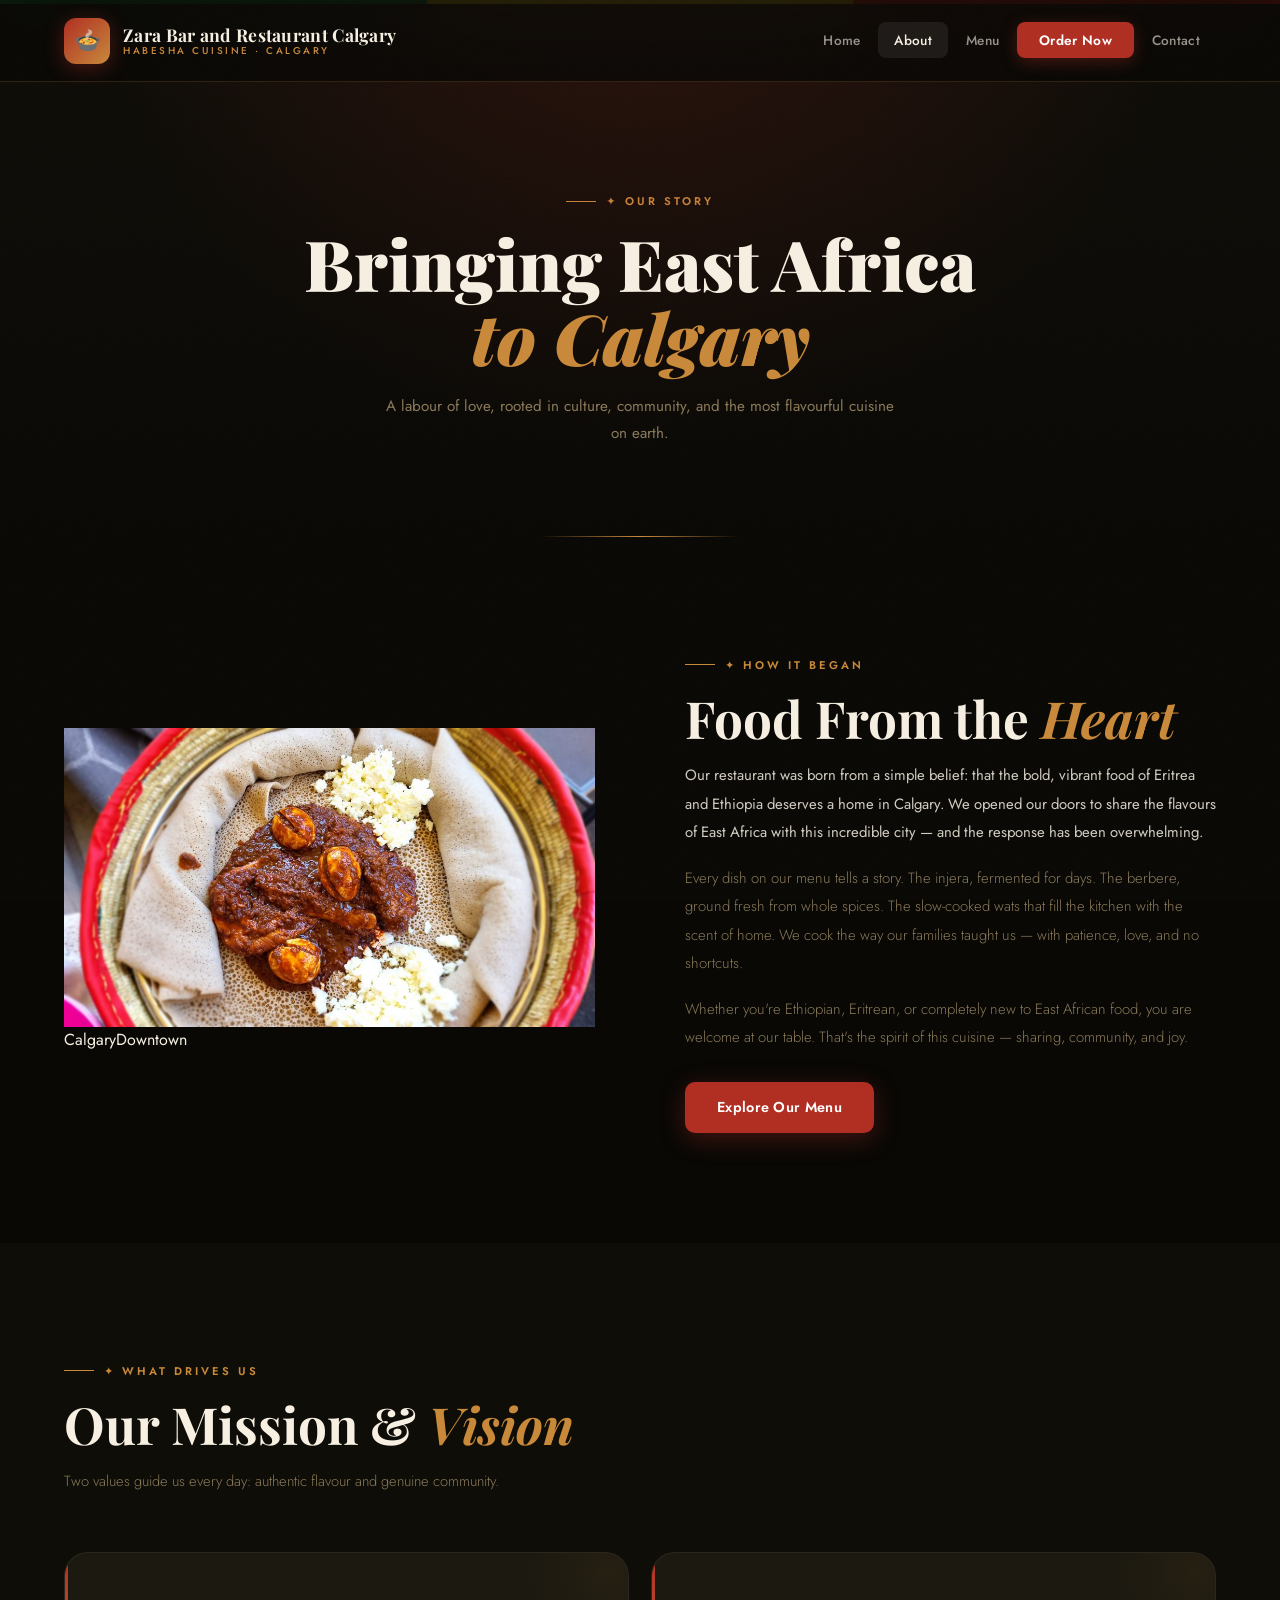
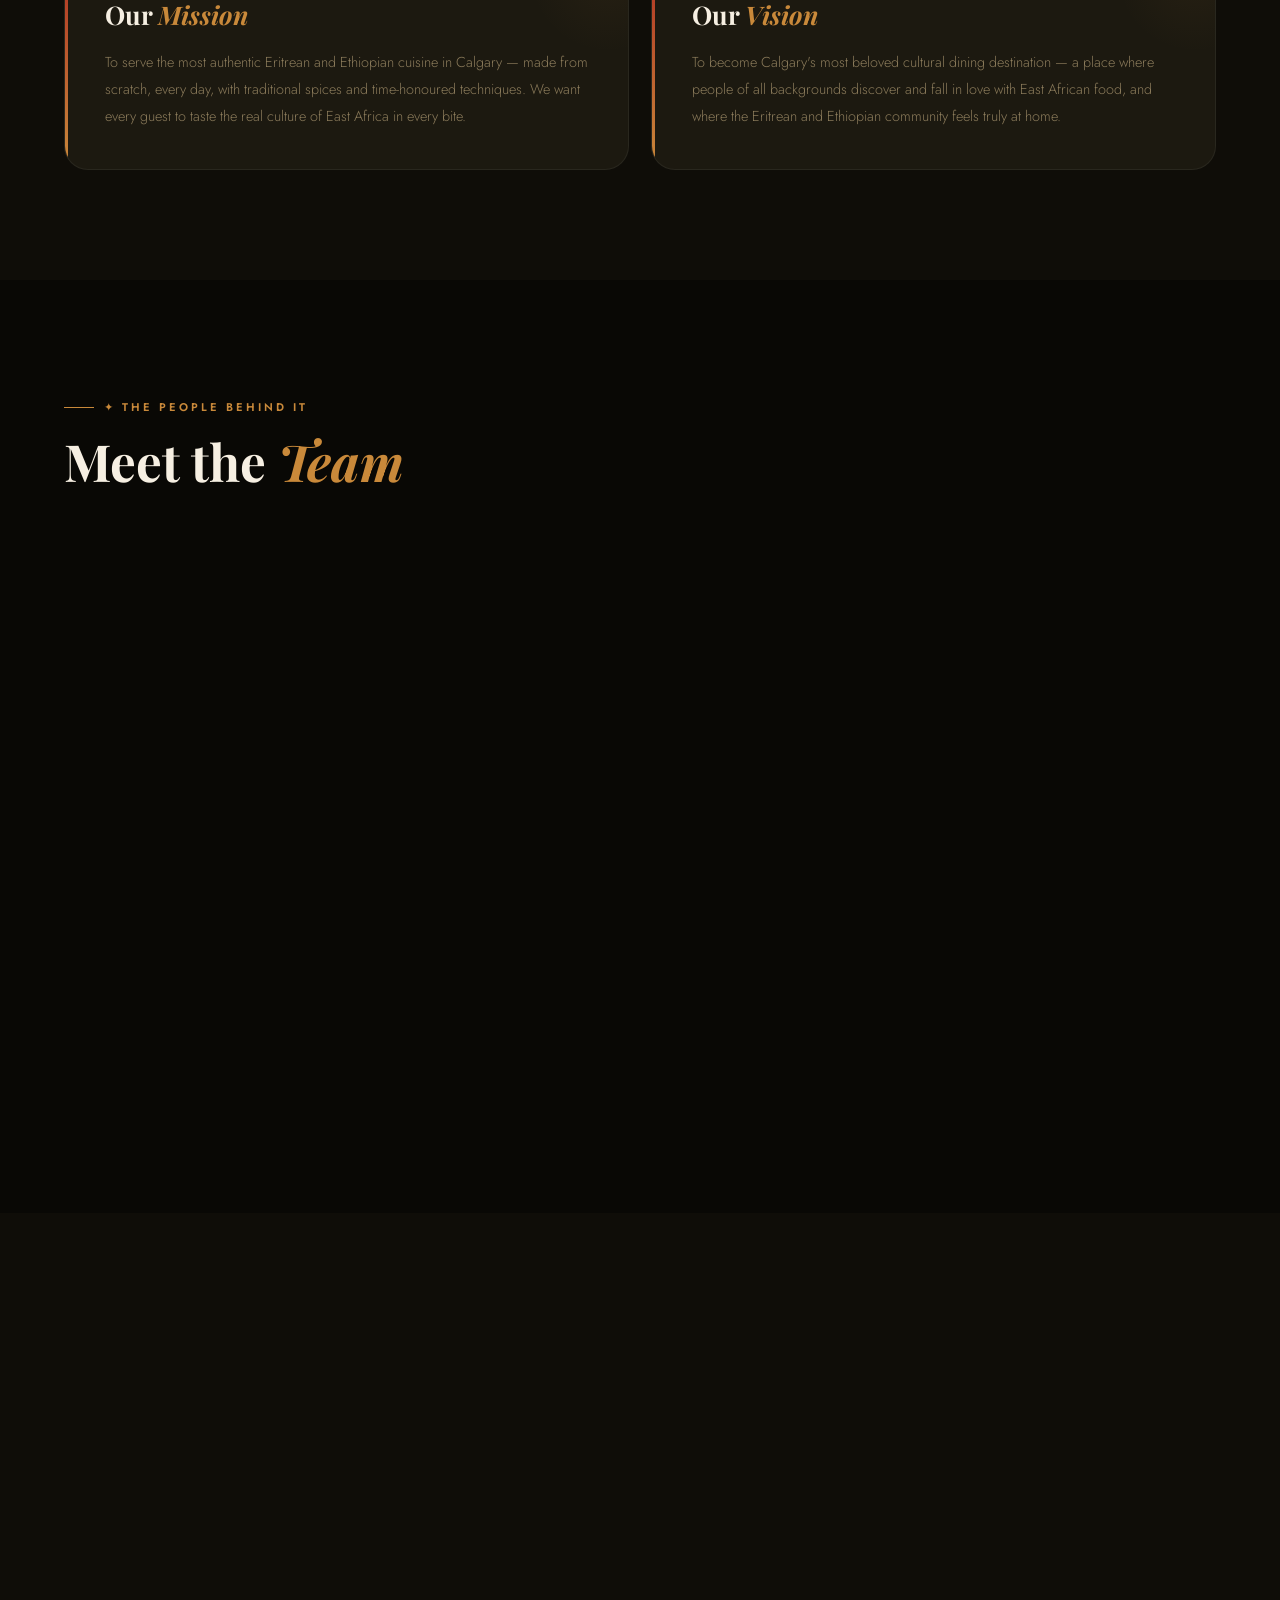
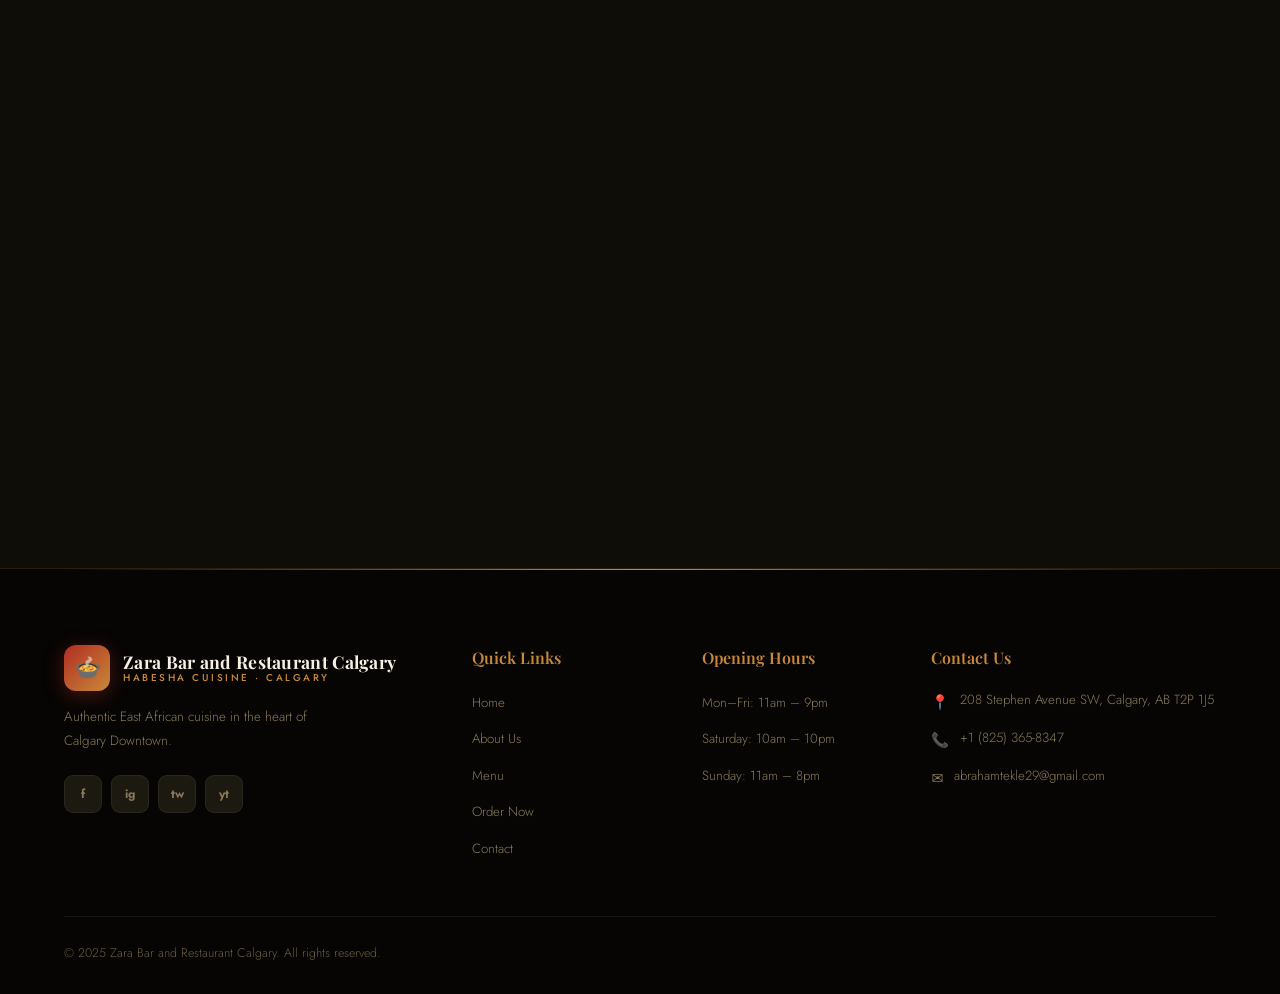
<file: about.html>
<!DOCTYPE html>
<html lang="en">
<head>
<link rel="stylesheet" href="css/style.css">


<meta charset="UTF-8">
<meta name="viewport" content="width=device-width, initial-scale=1.0">
<title>About Us — Zara Bar and Restaurant Calgary</title>

</head>
<body>
<nav class="nav" id="nav">
  <a href="index.html" class="logo"><div class="logo-mark">🍲</div><div class="logo-text"><span class="logo-main">Zara Bar and Restaurant Calgary</span><span class="logo-sub">Habesha Cuisine · Calgary</span></div></a>
  <ul class="nav-links" id="navLinks">
    <li><a href="index.html">Home</a></li><li><a href="about.html" class="active">About</a></li>
    <li><a href="menu.html">Menu</a></li><li><a href="order.html" class="nav-cta">Order Now</a></li><li><a href="contact.html">Contact</a></li>
  </ul>
  <div class="hamburger" onclick="document.getElementById('navLinks').classList.toggle('open')"><span></span><span></span><span></span></div>
</nav>
<div class="flag-stripe"></div>

<div class="page-hero">
  <div class="eyebrow">✦ Our Story</div>
  <h1>Bringing East Africa<br><em>to Calgary</em></h1>
  <p>A labour of love, rooted in culture, community, and the most flavourful cuisine on earth.</p>
</div>

<!-- STORY -->
<section style="background:var(--bg);">
  <div class="story-layout">
    <div class="story-img-wrap reveal">
      <img src="images/hero-bg.jpg" alt="Eritrean food">
      <div class="story-floater"><span class="num">Calgary</span><span class="lbl">Downtown</span></div>
    </div>
    <div class="story-text reveal">
      <div class="eyebrow">✦ How It Began</div>
      <h2 class="sh">Food From the <em>Heart</em></h2>
      <p>Our restaurant was born from a simple belief: that the bold, vibrant food of Eritrea and Ethiopia deserves a home in Calgary. We opened our doors to share the flavours of East Africa with this incredible city — and the response has been overwhelming.</p>
      <p>Every dish on our menu tells a story. The injera, fermented for days. The berbere, ground fresh from whole spices. The slow-cooked wats that fill the kitchen with the scent of home. We cook the way our families taught us — with patience, love, and no shortcuts.</p>
      <p>Whether you're Ethiopian, Eritrean, or completely new to East African food, you are welcome at our table. That's the spirit of this cuisine — sharing, community, and joy.</p>
      <a href="menu.html" class="btn btn-red" style="margin-top:12px;">Explore Our Menu</a>
    </div>
  </div>
</section>

<!-- MISSION & VISION -->
<section style="background:var(--bg2);">
  <div class="eyebrow reveal">✦ What Drives Us</div>
  <h2 class="sh reveal">Our Mission & <em>Vision</em></h2>
  <p class="section-sub reveal">Two values guide us every day: authentic flavour and genuine community.</p>
  <div class="values-grid">
    <div class="val-card reveal"><h3>Our <em>Mission</em></h3><p>To serve the most authentic Eritrean and Ethiopian cuisine in Calgary — made from scratch, every day, with traditional spices and time-honoured techniques. We want every guest to taste the real culture of East Africa in every bite.</p></div>
    <div class="val-card reveal"><h3>Our <em>Vision</em></h3><p>To become Calgary's most beloved cultural dining destination — a place where people of all backgrounds discover and fall in love with East African food, and where the Eritrean and Ethiopian community feels truly at home.</p></div>
  </div>
</section>

<!-- TEAM -->
<section style="background:var(--bg);">
  <div class="eyebrow reveal">✦ The People Behind It</div>
  <h2 class="sh reveal">Meet the <em>Team</em></h2>
  <p class="section-sub reveal">Passionate cooks and hosts who put their hearts into every plate.</p>
  <div class="team-grid">
    <div class="team-card reveal">
      <div class="team-img"><img src="images/chef-1.jpg" alt="Chef" loading="lazy"></div>
      <div class="team-body"><div class="team-name">Abraham Tekle</div><div class="team-role">Founder & Head Chef</div><p class="team-bio">Born in Eritrea and raised with a deep love of traditional cooking. Abraham brings decades of family recipes and culinary passion to every dish he creates in Calgary.</p></div>
    </div>
    <div class="team-card reveal">
      <div class="team-img"><img src="images/chef-2.jpg" alt="Chef" loading="lazy"></div>
      <div class="team-body"><div class="team-name">Miriam Haile</div><div class="team-role">Head Cook – Ethiopian</div><p class="team-bio">Miriam specializes in classic Ethiopian stews and vegetarian dishes. Her Doro Wat and Misir Wat are the most ordered dishes on our menu.</p></div>
    </div>
    <div class="team-card reveal">
      <div class="team-img"><img src="images/chef-3.jpg" alt="Staff" loading="lazy"></div>
      <div class="team-body"><div class="team-name">Yonas Berhe</div><div class="team-role">Eritrean Cuisine Specialist</div><p class="team-bio">Yonas grew up in Asmara and brings authentic Eritrean flavours to Calgary. His Zigni and Shiro recipes are rooted in generations of tradition.</p></div>
    </div>
    <div class="team-card reveal">
      <div class="team-img"><img src="images/chef-4.jpg" alt="Staff" loading="lazy"></div>
      <div class="team-body"><div class="team-name">Tigist Alemu</div><div class="team-role">Pastry & Beverages</div><p class="team-bio">Tigist handles our traditional Ethiopian coffee ceremonies and honey wine (Tej). Her pastries and sambusa are Calgary's best-kept secret.</p></div>
    </div>
  </div>
</section>

<!-- GALLERY -->
<section style="background:var(--bg2);">
  <div class="eyebrow reveal">✦ A Taste of Our World</div>
  <h2 class="sh reveal">Inside Our <em>Restaurant</em></h2>
  <p class="section-sub reveal">Warm colours, welcoming tables, and food that brings people together.</p>
  <div class="gallery-grid">
    <div class="gal-item reveal"><img src="images/hero-bg.jpg" alt="Food spread" loading="lazy"></div>
    <div class="gal-item reveal"><img src="images/tibs.jpg" alt="Tibs" loading="lazy"></div>
    <div class="gal-item reveal"><img src="images/misir-wat.jpg" alt="Lentils" loading="lazy"></div>
    <div class="gal-item reveal"><img src="images/veggie-combo.jpg" alt="Veggie" loading="lazy"></div>
    <div class="gal-item reveal"><img src="images/shiro.jpg" alt="Stew" loading="lazy"></div>
  </div>
</section>

<footer>
  <div class="footer-grid">
    <div class="footer-brand"><a href="index.html" class="logo"><div class="logo-mark">🍲</div><div class="logo-text"><span class="logo-main">Zara Bar and Restaurant Calgary</span><span class="logo-sub">Habesha Cuisine · Calgary</span></div></a><p>Authentic East African cuisine in the heart of Calgary Downtown.</p><div class="socials"><a href="#">f</a><a href="#">ig</a><a href="#">tw</a><a href="#">yt</a></div></div>
    <div class="footer-col"><h4>Quick Links</h4><ul><li><a href="index.html">Home</a></li><li><a href="about.html">About Us</a></li><li><a href="menu.html">Menu</a></li><li><a href="order.html">Order Now</a></li><li><a href="contact.html">Contact</a></li></ul></div>
    <div class="footer-col"><h4>Opening Hours</h4><ul><li><a href="#">Mon–Fri: 11am – 9pm</a></li><li><a href="#">Saturday: 10am – 10pm</a></li><li><a href="#">Sunday: 11am – 8pm</a></li></ul></div>
    <div class="footer-col"><h4>Contact Us</h4><div class="fci"><span class="ico">📍</span><span>208 Stephen Avenue SW, Calgary, AB T2P 1J5</span></div><div class="fci"><span class="ico">📞</span><span><a href="tel:+18253658347">+1 (825) 365-8347</a></span></div><div class="fci"><span class="ico">✉️</span><span><a href="mailto:abrahamtekle29@gmail.com">abrahamtekle29@gmail.com</a></span></div></div>
  </div>
  <div class="footer-bottom"><span>© 2025 Zara Bar and Restaurant Calgary. All rights reserved.</span></div>
</footer>
<script>
const nav=document.getElementById('nav');window.addEventListener('scroll',()=>nav.classList.toggle('scrolled',scrollY>50));
const obs=new IntersectionObserver(e=>e.forEach((el,i)=>{if(el.isIntersecting)setTimeout(()=>el.target.classList.add('in'),i*80);}),{threshold:.1});
document.querySelectorAll('.reveal').forEach(el=>obs.observe(el));
</script>
</body>
</html>
</file>
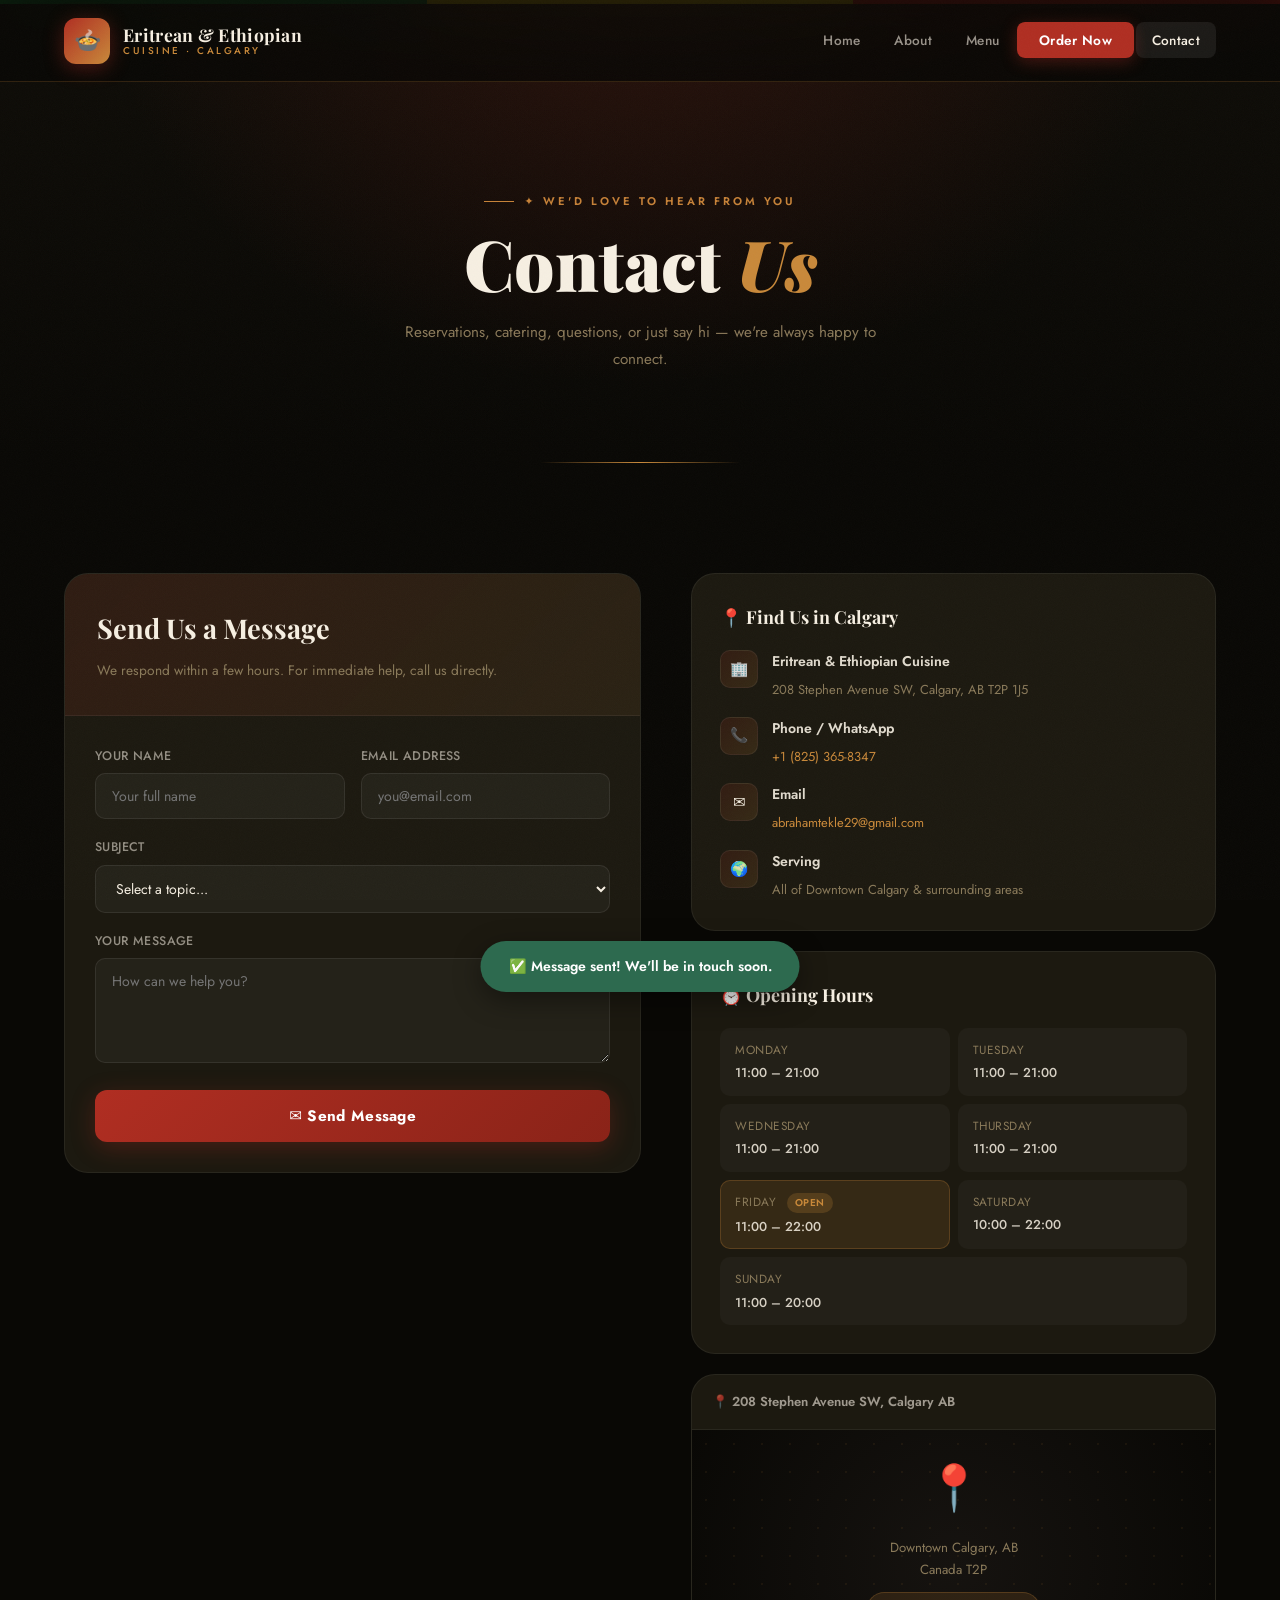
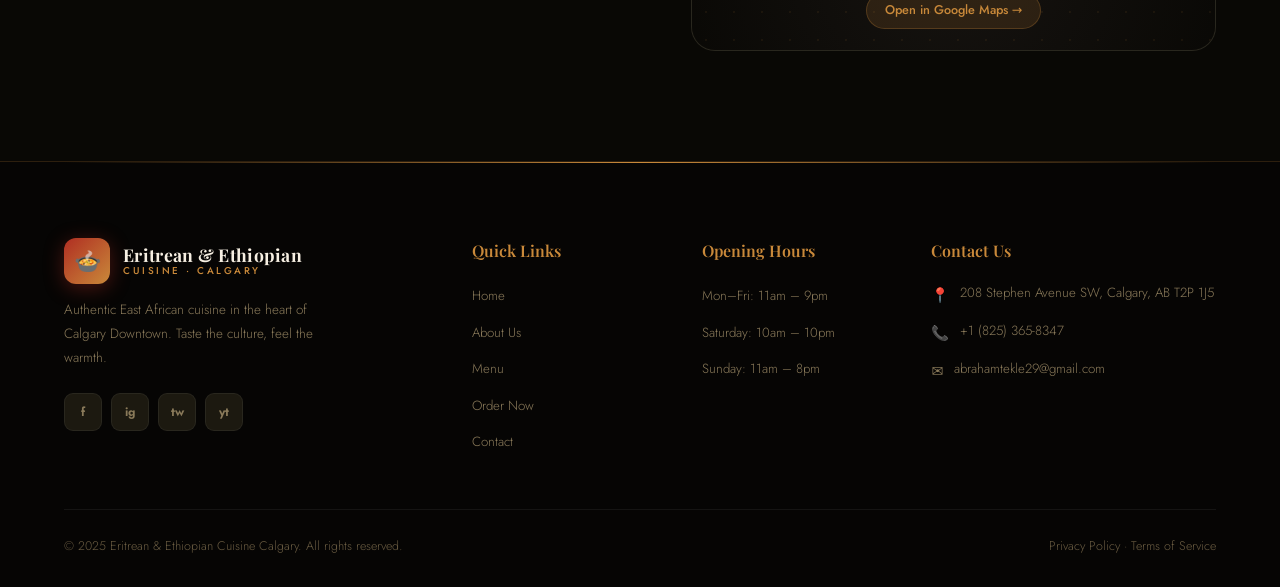
<file: contact.html>
<!DOCTYPE html>
<html lang="en">
<head>
<link rel="stylesheet" href="css/style.css">


<meta charset="UTF-8">
<meta name="viewport" content="width=device-width, initial-scale=1.0">
<title>Contact — Eritrean & Ethiopian Cuisine</title>

</head>
<body>
<nav class="nav" id="nav">
  <a href="index.html" class="logo"><div class="logo-mark">🍲</div><div class="logo-text"><span class="logo-main">Eritrean & Ethiopian</span><span class="logo-sub">Cuisine · Calgary</span></div></a>
  <ul class="nav-links" id="navLinks">
    <li><a href="index.html">Home</a></li><li><a href="about.html">About</a></li>
    <li><a href="menu.html">Menu</a></li><li><a href="order.html" class="nav-cta">Order Now</a></li><li><a href="contact.html" class="active">Contact</a></li>
  </ul>
  <div class="hamburger" onclick="document.getElementById('navLinks').classList.toggle('open')"><span></span><span></span><span></span></div>
</nav>
<div class="flag-stripe"></div>

<div class="page-hero">
  <div class="eyebrow">✦ We'd Love to Hear From You</div>
  <h1>Contact <em>Us</em></h1>
  <p>Reservations, catering, questions, or just say hi — we're always happy to connect.</p>
</div>

<section style="background:var(--bg);">
  <div class="contact-layout">
    <div class="fc reveal">
      <div class="fc-top">
        <h2>Send Us a Message</h2>
        <p>We respond within a few hours. For immediate help, call us directly.</p>
      </div>
      <div class="fc-body">
        <div class="form-row">
          <div class="form-group"><label>Your Name</label><input type="text" id="cName" placeholder="Your full name"></div>
          <div class="form-group"><label>Email Address</label><input type="email" id="cEmail" placeholder="you@email.com"></div>
        </div>
        <div class="form-group">
          <label>Subject</label>
          <select>
            <option value="">Select a topic...</option>
            <option>Table Reservation</option>
            <option>Catering / Event Order</option>
            <option>Delivery Question</option>
            <option>Feedback</option>
            <option>Other</option>
          </select>
        </div>
        <div class="form-group"><label>Your Message</label><textarea id="cMsg" placeholder="How can we help you?"></textarea></div>
        <button class="send-btn" id="sendBtn" onclick="sendMsg()">✉️ Send Message</button>
      </div>
    </div>

    <div class="info-panel">
      <div class="ib reveal">
        <h3>📍 Find Us in Calgary</h3>
        <div class="ient"><div class="ient-ico">🏢</div><div class="ient-txt"><strong>Eritrean & Ethiopian Cuisine</strong><span>208 Stephen Avenue SW, Calgary, AB T2P 1J5</span></div></div>
        <div class="ient"><div class="ient-ico">📞</div><div class="ient-txt"><strong>Phone / WhatsApp</strong><span><a href="tel:+18253658347">+1 (825) 365-8347</a></span></div></div>
        <div class="ient"><div class="ient-ico">✉️</div><div class="ient-txt"><strong>Email</strong><span><a href="mailto:abrahamtekle29@gmail.com">abrahamtekle29@gmail.com</a></span></div></div>
        <div class="ient"><div class="ient-ico">🌍</div><div class="ient-txt"><strong>Serving</strong><span>All of Downtown Calgary & surrounding areas</span></div></div>
      </div>

      <div class="ib reveal">
        <h3>⏰ Opening Hours</h3>
        <div class="hrs-grid">
          <div class="hr-row"><div class="day">Monday</div><div class="time">11:00 – 21:00</div></div>
          <div class="hr-row"><div class="day">Tuesday</div><div class="time">11:00 – 21:00</div></div>
          <div class="hr-row"><div class="day">Wednesday</div><div class="time">11:00 – 21:00</div></div>
          <div class="hr-row"><div class="day">Thursday</div><div class="time">11:00 – 21:00</div></div>
          <div class="hr-row today"><div class="day">Friday <span class="today-dot">Open</span></div><div class="time">11:00 – 22:00</div></div>
          <div class="hr-row"><div class="day">Saturday</div><div class="time">10:00 – 22:00</div></div>
          <div class="hr-row" style="grid-column:1/-1;"><div class="day">Sunday</div><div class="time">11:00 – 20:00</div></div>
        </div>
      </div>

      <div class="map-card reveal">
        <div class="map-hdr">📍 208 Stephen Avenue SW, Calgary AB</div>
        <div class="map-body">
          <div class="map-pin">📍</div>
          <p>Downtown Calgary, AB<br>Canada T2P</p>
          <a href="https://www.google.com/maps/search/Ethiopian+restaurant+Calgary+Downtown" target="_blank" class="map-link">Open in Google Maps →</a>
        </div>
      </div>
    </div>
  </div>
</section>

<div class="toast" id="toast">✅ Message sent! We'll be in touch soon.</div>

<footer>
  <div class="footer-grid">
    <div class="footer-brand"><a href="index.html" class="logo"><div class="logo-mark">🍲</div><div class="logo-text"><span class="logo-main">Eritrean & Ethiopian</span><span class="logo-sub">Cuisine · Calgary</span></div></a><p>Authentic East African cuisine in the heart of Calgary Downtown. Taste the culture, feel the warmth.</p><div class="socials"><a href="#">f</a><a href="#">ig</a><a href="#">tw</a><a href="#">yt</a></div></div>
    <div class="footer-col"><h4>Quick Links</h4><ul><li><a href="index.html">Home</a></li><li><a href="about.html">About Us</a></li><li><a href="menu.html">Menu</a></li><li><a href="order.html">Order Now</a></li><li><a href="contact.html">Contact</a></li></ul></div>
    <div class="footer-col"><h4>Opening Hours</h4><ul><li><a href="#">Mon–Fri: 11am – 9pm</a></li><li><a href="#">Saturday: 10am – 10pm</a></li><li><a href="#">Sunday: 11am – 8pm</a></li></ul></div>
    <div class="footer-col"><h4>Contact Us</h4>
      <div class="fci"><span class="ico">📍</span><span>208 Stephen Avenue SW, Calgary, AB T2P 1J5</span></div>
      <div class="fci"><span class="ico">📞</span><span><a href="tel:+18253658347">+1 (825) 365-8347</a></span></div>
      <div class="fci"><span class="ico">✉️</span><span><a href="mailto:abrahamtekle29@gmail.com">abrahamtekle29@gmail.com</a></span></div>
    </div>
  </div>
  <div class="footer-bottom"><span>© 2025 Eritrean & Ethiopian Cuisine Calgary. All rights reserved.</span><span>Privacy Policy · Terms of Service</span></div>
</footer>

<script>
const nav=document.getElementById('nav');window.addEventListener('scroll',()=>nav.classList.toggle('scrolled',scrollY>50));
function sendMsg(){
  const n=document.getElementById('cName').value.trim(),e=document.getElementById('cEmail').value.trim(),m=document.getElementById('cMsg').value.trim();
  if(!n||!e||!m){alert('Please fill in your name, email and message.');return;}
  const btn=document.getElementById('sendBtn');btn.textContent='✓ Message Sent!';btn.classList.add('sent');btn.disabled=true;
  const t=document.getElementById('toast');t.classList.add('show');setTimeout(()=>t.classList.remove('show'),4000);
}
const obs=new IntersectionObserver(e=>e.forEach((el,i)=>{if(el.isIntersecting)setTimeout(()=>el.target.classList.add('in'),i*90);}),{threshold:.1});
document.querySelectorAll('.reveal').forEach(el=>obs.observe(el));
</script>
</body>
</html>
</file>
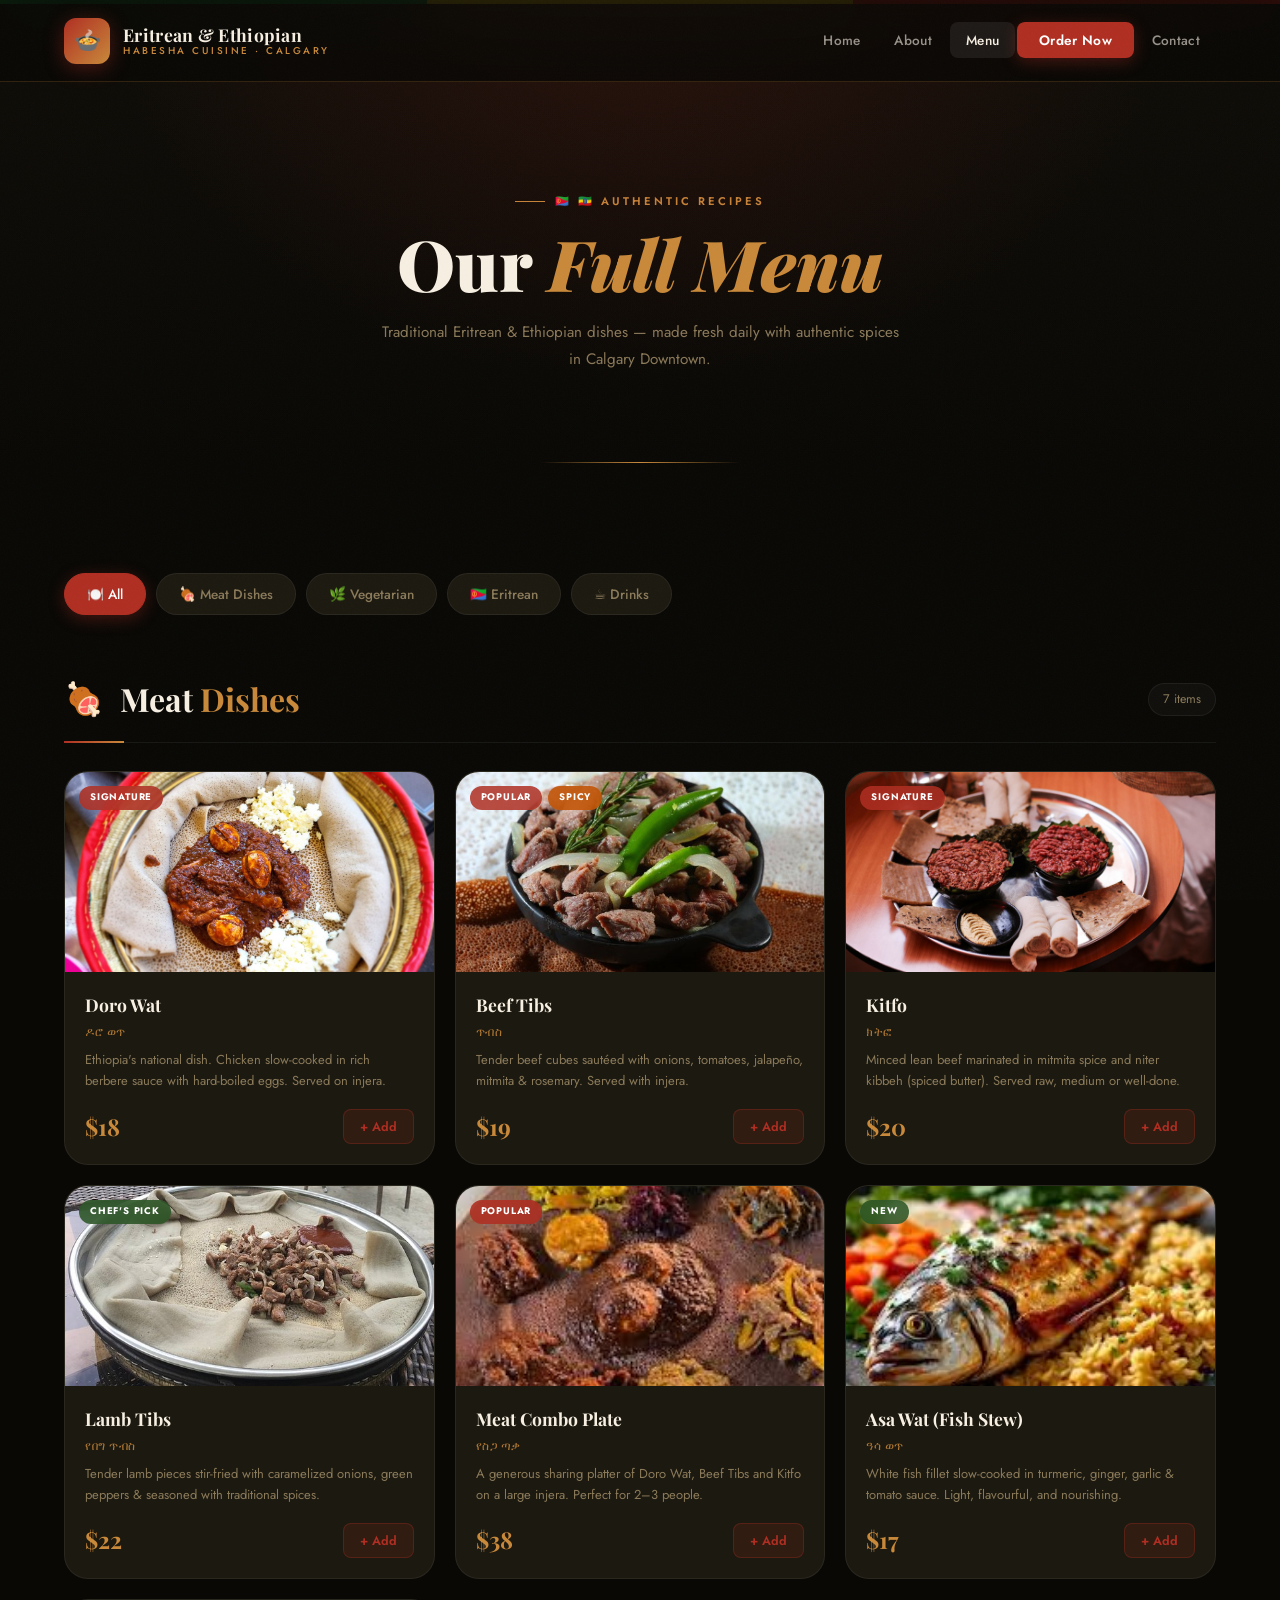
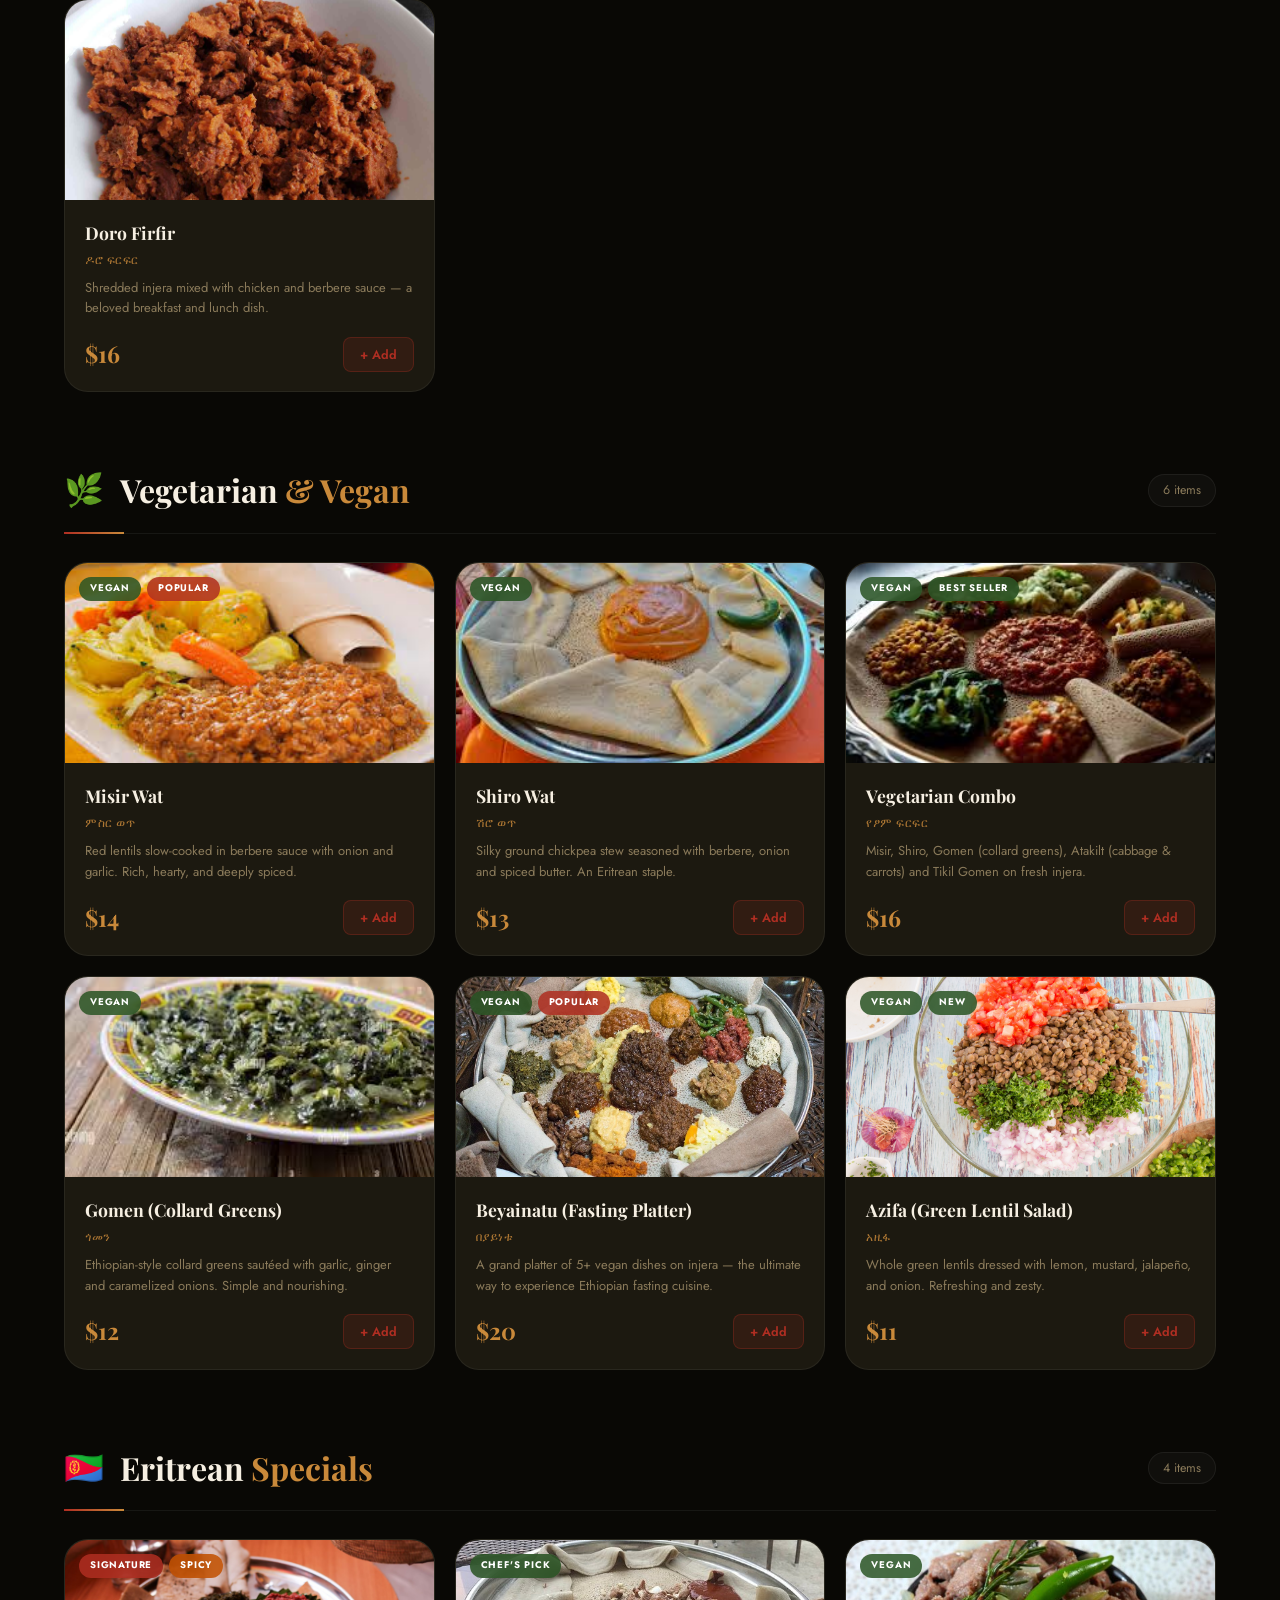
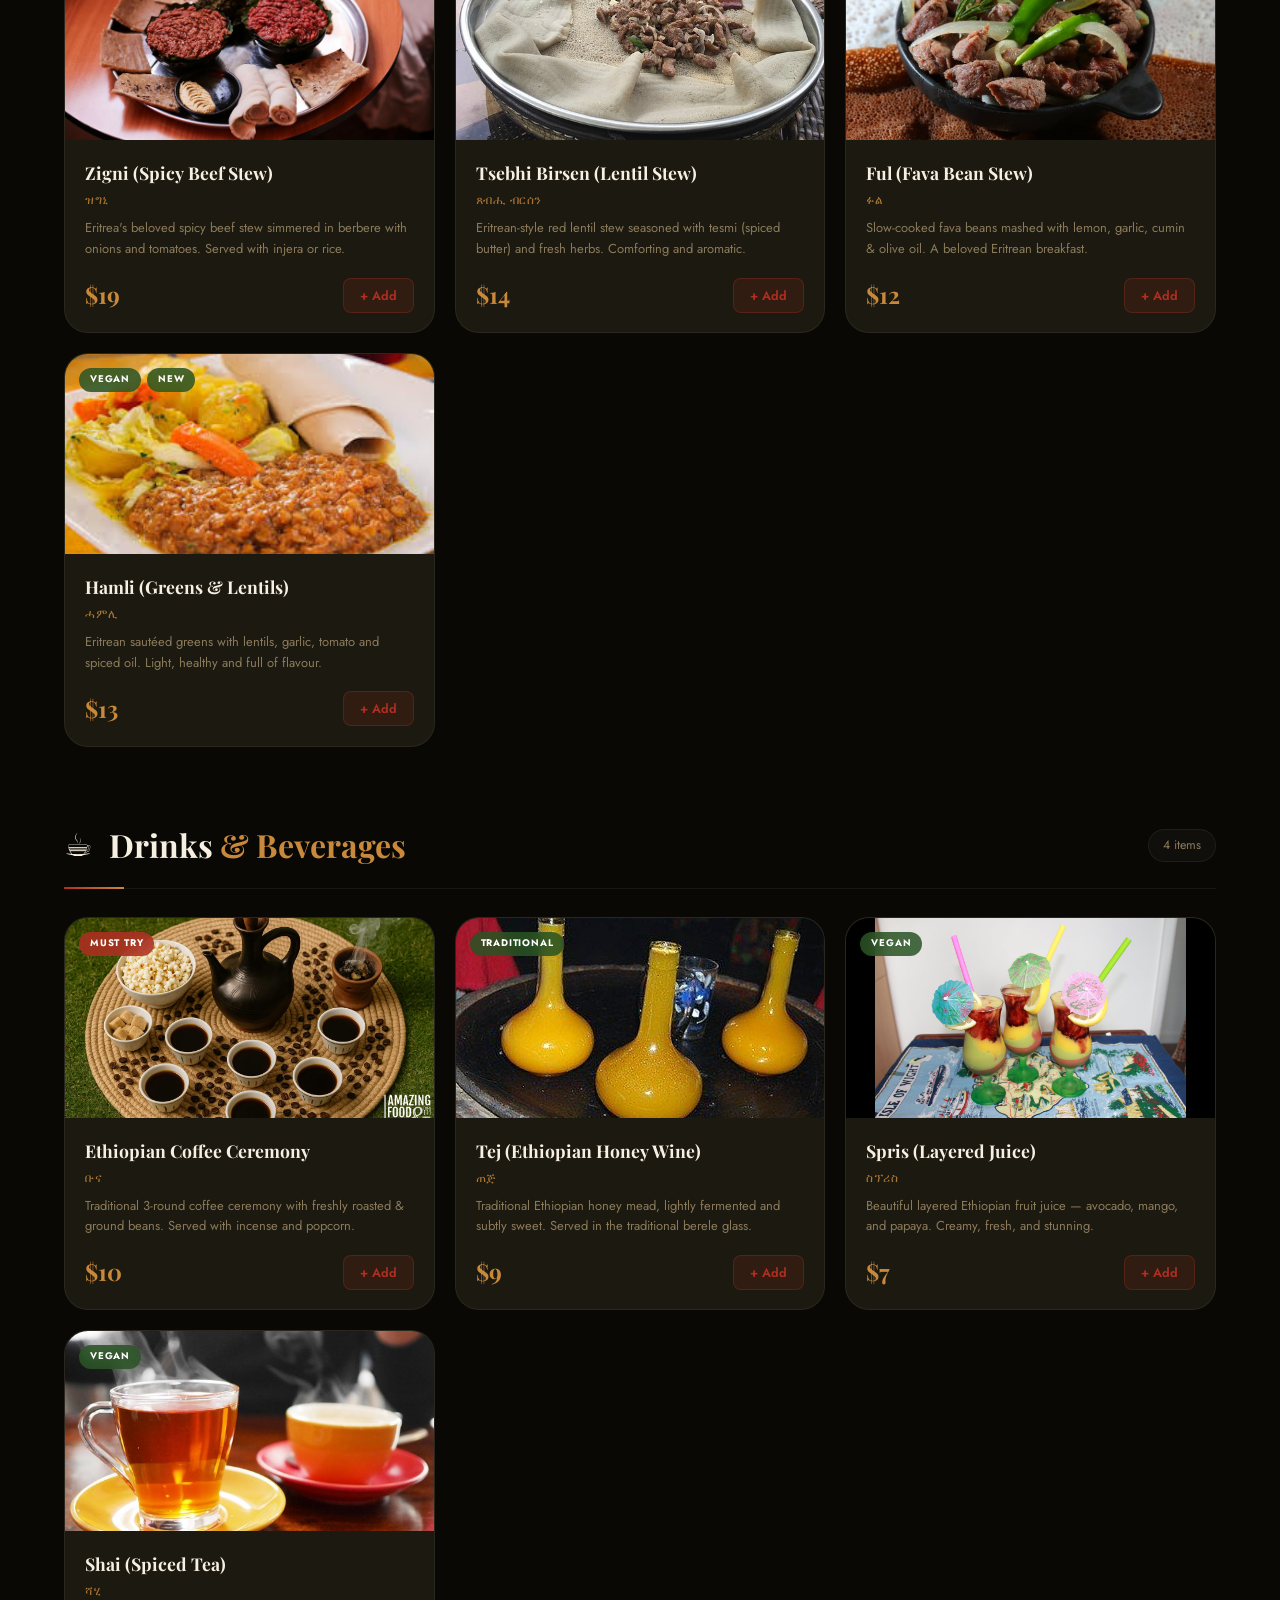
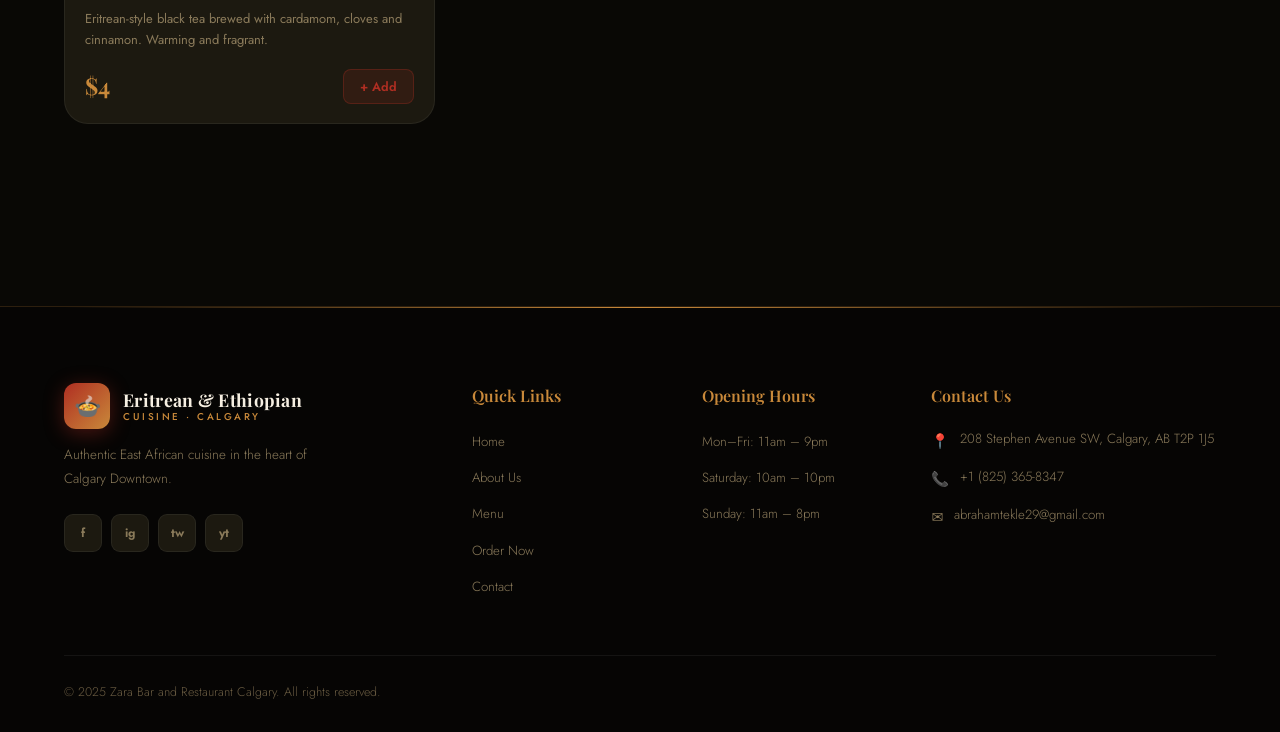
<file: menu.html>
<!DOCTYPE html>
<html lang="en">
<head>
<link rel="stylesheet" href="css/style.css">


<meta charset="UTF-8">
<meta name="viewport" content="width=device-width, initial-scale=1.0">
<title>Menu — Zara Bar and Restaurant Calgary</title>

</head>
<body>
<nav class="nav" id="nav">
  <a href="index.html" class="logo"><div class="logo-mark">🍲</div><div class="logo-text"><span class="logo-main">Eritrean & Ethiopian</span><span class="logo-sub">Habesha Cuisine · Calgary</span></div></a>
  <ul class="nav-links" id="navLinks">
    <li><a href="index.html">Home</a></li><li><a href="about.html">About</a></li>
    <li><a href="menu.html" class="active">Menu</a></li><li><a href="order.html" class="nav-cta">Order Now</a></li><li><a href="contact.html">Contact</a></li>
  </ul>
  <div class="hamburger" onclick="document.getElementById('navLinks').classList.toggle('open')"><span></span><span></span><span></span></div>
</nav>
<div class="flag-stripe"></div>

<div class="page-hero">
  <div class="eyebrow">🇪🇷 🇪🇹 Authentic Recipes</div>
  <h1>Our <em>Full Menu</em></h1>
  <p>Traditional Eritrean & Ethiopian dishes — made fresh daily with authentic spices in Calgary Downtown.</p>
</div>

<section style="background:var(--bg);">
  <!-- FILTER TABS -->
  <div class="filter-bar">
    <button class="ftab active" onclick="filter('all',this)">🍽️ All</button>
    <button class="ftab" onclick="filter('meat',this)">🍖 Meat Dishes</button>
    <button class="ftab" onclick="filter('veg',this)">🌿 Vegetarian</button>
    <button class="ftab" onclick="filter('eritrean',this)">🇪🇷 Eritrean</button>
    <button class="ftab" onclick="filter('drinks',this)">☕ Drinks</button>
  </div>

  <!-- MEAT DISHES -->
  <div class="menu-cat" data-cat="meat">
    <div class="cat-header"><span class="cat-icon">🍖</span><h2 class="cat-title">Meat <span>Dishes</span></h2><span class="item-count">7 items</span></div>
    <div class="menu-grid">

      <div class="mi reveal">
        <div class="mi-img"><img src="images/hero-bg.jpg" loading="lazy" alt="Doro Wat">
          <div class="badge-wrap"><span class="badge bp">Signature</span></div></div>
        <div class="mi-body"><div class="mi-name">Doro Wat</div><div class="mi-amh">ዶሮ ወጥ</div>
          <div class="mi-desc">Ethiopia's national dish. Chicken slow-cooked in rich berbere sauce with hard-boiled eggs. Served on injera.</div>
          <div class="mi-foot"><span class="mi-price">$18</span><button class="cart-btn" onclick="addCart(this)">+ Add</button></div></div>
      </div>

      <div class="mi reveal">
        <div class="mi-img"><img src="images/tibs.jpg" loading="lazy" alt="Tibs">
          <div class="badge-wrap"><span class="badge bp">Popular</span><span class="badge bs">Spicy</span></div></div>
        <div class="mi-body"><div class="mi-name">Beef Tibs</div><div class="mi-amh">ጥብስ</div>
          <div class="mi-desc">Tender beef cubes sautéed with onions, tomatoes, jalapeño, mitmita & rosemary. Served with injera.</div>
          <div class="mi-foot"><span class="mi-price">$19</span><button class="cart-btn" onclick="addCart(this)">+ Add</button></div></div>
      </div>

      <div class="mi reveal">
        <div class="mi-img"><img src="images/kitfo.jpg" loading="lazy" alt="Kitfo">
          <div class="badge-wrap"><span class="badge bp">Signature</span></div></div>
        <div class="mi-body"><div class="mi-name">Kitfo</div><div class="mi-amh">ክትፎ</div>
          <div class="mi-desc">Minced lean beef marinated in mitmita spice and niter kibbeh (spiced butter). Served raw, medium or well-done.</div>
          <div class="mi-foot"><span class="mi-price">$20</span><button class="cart-btn" onclick="addCart(this)">+ Add</button></div></div>
      </div>

      <div class="mi reveal">
        <div class="mi-img"><img src="images/lamb-tibs.jpg" loading="lazy" alt="Lamb Tibs">
          <div class="badge-wrap"><span class="badge bn">Chef's Pick</span></div></div>
        <div class="mi-body"><div class="mi-name">Lamb Tibs</div><div class="mi-amh">የበግ ጥብስ</div>
          <div class="mi-desc">Tender lamb pieces stir-fried with caramelized onions, green peppers & seasoned with traditional spices.</div>
          <div class="mi-foot"><span class="mi-price">$22</span><button class="cart-btn" onclick="addCart(this)">+ Add</button></div></div>
      </div>

      <div class="mi reveal">
        <div class="mi-img"><img src="images/meat-combo.jpg" loading="lazy" alt="Beef Combo">
          <div class="badge-wrap"><span class="badge bp">Popular</span></div></div>
        <div class="mi-body"><div class="mi-name">Meat Combo Plate</div><div class="mi-amh">የስጋ ጣቃ</div>
          <div class="mi-desc">A generous sharing platter of Doro Wat, Beef Tibs and Kitfo on a large injera. Perfect for 2–3 people.</div>
          <div class="mi-foot"><span class="mi-price">$38</span><button class="cart-btn" onclick="addCart(this)">+ Add</button></div></div>
      </div>

      <div class="mi reveal">
        <div class="mi-img"><img src="images/fish.jpg" loading="lazy" alt="Fish">
          <div class="badge-wrap"><span class="badge bn">New</span></div></div>
        <div class="mi-body"><div class="mi-name">Asa Wat (Fish Stew)</div><div class="mi-amh">ዓሳ ወጥ</div>
          <div class="mi-desc">White fish fillet slow-cooked in turmeric, ginger, garlic & tomato sauce. Light, flavourful, and nourishing.</div>
          <div class="mi-foot"><span class="mi-price">$17</span><button class="cart-btn" onclick="addCart(this)">+ Add</button></div></div>
      </div>

      <div class="mi reveal">
        <div class="mi-img"><img src="images/firfir.jpg" loading="lazy" alt="Chicken Firfir">
          </div>
        <div class="mi-body"><div class="mi-name">Doro Firfir</div><div class="mi-amh">ዶሮ ፍርፍር</div>
          <div class="mi-desc">Shredded injera mixed with chicken and berbere sauce — a beloved breakfast and lunch dish.</div>
          <div class="mi-foot"><span class="mi-price">$16</span><button class="cart-btn" onclick="addCart(this)">+ Add</button></div></div>
      </div>

    </div>
  </div>

  <!-- VEGETARIAN -->
  <div class="menu-cat" data-cat="veg">
    <div class="cat-header"><span class="cat-icon">🌿</span><h2 class="cat-title">Vegetarian <span>& Vegan</span></h2><span class="item-count">6 items</span></div>
    <div class="menu-grid">

      <div class="mi reveal">
        <div class="mi-img"><img src="images/misir-wat.jpg" loading="lazy" alt="Misir Wat">
          <div class="badge-wrap"><span class="badge bv">Vegan</span><span class="badge bp">Popular</span></div></div>
        <div class="mi-body"><div class="mi-name">Misir Wat</div><div class="mi-amh">ምስር ወጥ</div>
          <div class="mi-desc">Red lentils slow-cooked in berbere sauce with onion and garlic. Rich, hearty, and deeply spiced.</div>
          <div class="mi-foot"><span class="mi-price">$14</span><button class="cart-btn" onclick="addCart(this)">+ Add</button></div></div>
      </div>

      <div class="mi reveal">
        <div class="mi-img"><img src="images/shiro.jpg" loading="lazy" alt="Shiro">
          <div class="badge-wrap"><span class="badge bv">Vegan</span></div></div>
        <div class="mi-body"><div class="mi-name">Shiro Wat</div><div class="mi-amh">ሽሮ ወጥ</div>
          <div class="mi-desc">Silky ground chickpea stew seasoned with berbere, onion and spiced butter. An Eritrean staple.</div>
          <div class="mi-foot"><span class="mi-price">$13</span><button class="cart-btn" onclick="addCart(this)">+ Add</button></div></div>
      </div>

      <div class="mi reveal">
        <div class="mi-img"><img src="images/veggie-combo.jpg" loading="lazy" alt="Veggie Combo">
          <div class="badge-wrap"><span class="badge bv">Vegan</span><span class="badge bn">Best Seller</span></div></div>
        <div class="mi-body"><div class="mi-name">Vegetarian Combo</div><div class="mi-amh">የፆም ፍርፍር</div>
          <div class="mi-desc">Misir, Shiro, Gomen (collard greens), Atakilt (cabbage & carrots) and Tikil Gomen on fresh injera.</div>
          <div class="mi-foot"><span class="mi-price">$16</span><button class="cart-btn" onclick="addCart(this)">+ Add</button></div></div>
      </div>

      <div class="mi reveal">
        <div class="mi-img"><img src="images/gomen.jpg" loading="lazy" alt="Gomen">
          <div class="badge-wrap"><span class="badge bv">Vegan</span></div></div>
        <div class="mi-body"><div class="mi-name">Gomen (Collard Greens)</div><div class="mi-amh">ጎመን</div>
          <div class="mi-desc">Ethiopian-style collard greens sautéed with garlic, ginger and caramelized onions. Simple and nourishing.</div>
          <div class="mi-foot"><span class="mi-price">$12</span><button class="cart-btn" onclick="addCart(this)">+ Add</button></div></div>
      </div>

      <div class="mi reveal">
        <div class="mi-img"><img src="images/beyainatu.jpg" loading="lazy" alt="Beyainatu">
          <div class="badge-wrap"><span class="badge bv">Vegan</span><span class="badge bp">Popular</span></div></div>
        <div class="mi-body"><div class="mi-name">Beyainatu (Fasting Platter)</div><div class="mi-amh">በያይነቱ</div>
          <div class="mi-desc">A grand platter of 5+ vegan dishes on injera — the ultimate way to experience Ethiopian fasting cuisine.</div>
          <div class="mi-foot"><span class="mi-price">$20</span><button class="cart-btn" onclick="addCart(this)">+ Add</button></div></div>
      </div>

      <div class="mi reveal">
        <div class="mi-img"><img src="images/azifa.jpg" loading="lazy" alt="Azifa">
          <div class="badge-wrap"><span class="badge bv">Vegan</span><span class="badge bn">New</span></div></div>
        <div class="mi-body"><div class="mi-name">Azifa (Green Lentil Salad)</div><div class="mi-amh">አዚፋ</div>
          <div class="mi-desc">Whole green lentils dressed with lemon, mustard, jalapeño, and onion. Refreshing and zesty.</div>
          <div class="mi-foot"><span class="mi-price">$11</span><button class="cart-btn" onclick="addCart(this)">+ Add</button></div></div>
      </div>

    </div>
  </div>

  <!-- ERITREAN SPECIALS -->
  <div class="menu-cat" data-cat="eritrean">
    <div class="cat-header"><span class="cat-icon">🇪🇷</span><h2 class="cat-title">Eritrean <span>Specials</span></h2><span class="item-count">4 items</span></div>
    <div class="menu-grid">

      <div class="mi reveal">
        <div class="mi-img"><img src="images/kitfo.jpg" loading="lazy" alt="Zigni">
          <div class="badge-wrap"><span class="badge bp">Signature</span><span class="badge bs">Spicy</span></div></div>
        <div class="mi-body"><div class="mi-name">Zigni (Spicy Beef Stew)</div><div class="mi-amh">ዝግኒ</div>
          <div class="mi-desc">Eritrea's beloved spicy beef stew simmered in berbere with onions and tomatoes. Served with injera or rice.</div>
          <div class="mi-foot"><span class="mi-price">$19</span><button class="cart-btn" onclick="addCart(this)">+ Add</button></div></div>
      </div>

      <div class="mi reveal">
        <div class="mi-img"><img src="images/lamb-tibs.jpg" loading="lazy" alt="Tsebhi">
          <div class="badge-wrap"><span class="badge bn">Chef's Pick</span></div></div>
        <div class="mi-body"><div class="mi-name">Tsebhi Birsen (Lentil Stew)</div><div class="mi-amh">ጸብሒ ብርሰን</div>
          <div class="mi-desc">Eritrean-style red lentil stew seasoned with tesmi (spiced butter) and fresh herbs. Comforting and aromatic.</div>
          <div class="mi-foot"><span class="mi-price">$14</span><button class="cart-btn" onclick="addCart(this)">+ Add</button></div></div>
      </div>

      <div class="mi reveal">
        <div class="mi-img"><img src="images/tibs.jpg" loading="lazy" alt="Ful">
          <div class="badge-wrap"><span class="badge bv">Vegan</span></div></div>
        <div class="mi-body"><div class="mi-name">Ful (Fava Bean Stew)</div><div class="mi-amh">ፉል</div>
          <div class="mi-desc">Slow-cooked fava beans mashed with lemon, garlic, cumin & olive oil. A beloved Eritrean breakfast.</div>
          <div class="mi-foot"><span class="mi-price">$12</span><button class="cart-btn" onclick="addCart(this)">+ Add</button></div></div>
      </div>

      <div class="mi reveal">
        <div class="mi-img"><img src="images/misir-wat.jpg" loading="lazy" alt="Hamli">
          <div class="badge-wrap"><span class="badge bv">Vegan</span><span class="badge bn">New</span></div></div>
        <div class="mi-body"><div class="mi-name">Hamli (Greens & Lentils)</div><div class="mi-amh">ሓምሊ</div>
          <div class="mi-desc">Eritrean sautéed greens with lentils, garlic, tomato and spiced oil. Light, healthy and full of flavour.</div>
          <div class="mi-foot"><span class="mi-price">$13</span><button class="cart-btn" onclick="addCart(this)">+ Add</button></div></div>
      </div>

    </div>
  </div>

  <!-- DRINKS -->
  <div class="menu-cat" data-cat="drinks">
    <div class="cat-header"><span class="cat-icon">☕</span><h2 class="cat-title">Drinks <span>& Beverages</span></h2><span class="item-count">4 items</span></div>
    <div class="menu-grid">

      <div class="mi reveal">
        <div class="mi-img"><img src="images/coffee.jpg" loading="lazy" alt="Ethiopian Coffee">
          <div class="badge-wrap"><span class="badge bp">Must Try</span></div></div>
        <div class="mi-body"><div class="mi-name">Ethiopian Coffee Ceremony</div><div class="mi-amh">ቡና</div>
          <div class="mi-desc">Traditional 3-round coffee ceremony with freshly roasted & ground beans. Served with incense and popcorn.</div>
          <div class="mi-foot"><span class="mi-price">$10</span><button class="cart-btn" onclick="addCart(this)">+ Add</button></div></div>
      </div>

      <div class="mi reveal">
        <div class="mi-img"><img src="images/tej.jpg" loading="lazy" alt="Tej">
          <div class="badge-wrap"><span class="badge bn">Traditional</span></div></div>
        <div class="mi-body"><div class="mi-name">Tej (Ethiopian Honey Wine)</div><div class="mi-amh">ጠጅ</div>
          <div class="mi-desc">Traditional Ethiopian honey mead, lightly fermented and subtly sweet. Served in the traditional berele glass.</div>
          <div class="mi-foot"><span class="mi-price">$9</span><button class="cart-btn" onclick="addCart(this)">+ Add</button></div></div>
      </div>

      <div class="mi reveal">
        <div class="mi-img"><img src="images/spris.jpg" loading="lazy" alt="Juice">
          <div class="badge-wrap"><span class="badge bv">Vegan</span></div></div>
        <div class="mi-body"><div class="mi-name">Spris (Layered Juice)</div><div class="mi-amh">ስፕሪስ</div>
          <div class="mi-desc">Beautiful layered Ethiopian fruit juice — avocado, mango, and papaya. Creamy, fresh, and stunning.</div>
          <div class="mi-foot"><span class="mi-price">$7</span><button class="cart-btn" onclick="addCart(this)">+ Add</button></div></div>
      </div>

      <div class="mi reveal">
        <div class="mi-img"><img src="images/shai.jpg" loading="lazy" alt="Tea">
          <div class="badge-wrap"><span class="badge bv">Vegan</span></div></div>
        <div class="mi-body"><div class="mi-name">Shai (Spiced Tea)</div><div class="mi-amh">ሻሂ</div>
          <div class="mi-desc">Eritrean-style black tea brewed with cardamom, cloves and cinnamon. Warming and fragrant.</div>
          <div class="mi-foot"><span class="mi-price">$4</span><button class="cart-btn" onclick="addCart(this)">+ Add</button></div></div>
      </div>

    </div>
  </div>
</section>

<a href="order.html" class="cart-float" id="cartFloat">🛒 Go to Order <span class="cart-count" id="cartCount">0</span></a>

<footer>
  <div class="footer-grid">
    <div class="footer-brand"><a href="index.html" class="logo"><div class="logo-mark">🍲</div><div class="logo-text"><span class="logo-main">Eritrean & Ethiopian</span><span class="logo-sub">Cuisine · Calgary</span></div></a><p>Authentic East African cuisine in the heart of Calgary Downtown.</p><div class="socials"><a href="#">f</a><a href="#">ig</a><a href="#">tw</a><a href="#">yt</a></div></div>
    <div class="footer-col"><h4>Quick Links</h4><ul><li><a href="index.html">Home</a></li><li><a href="about.html">About Us</a></li><li><a href="menu.html">Menu</a></li><li><a href="order.html">Order Now</a></li><li><a href="contact.html">Contact</a></li></ul></div>
    <div class="footer-col"><h4>Opening Hours</h4><ul><li><a href="#">Mon–Fri: 11am – 9pm</a></li><li><a href="#">Saturday: 10am – 10pm</a></li><li><a href="#">Sunday: 11am – 8pm</a></li></ul></div>
    <div class="footer-col"><h4>Contact Us</h4><div class="fci"><span class="ico">📍</span><span>208 Stephen Avenue SW, Calgary, AB T2P 1J5</span></div><div class="fci"><span class="ico">📞</span><span><a href="tel:+18253658347">+1 (825) 365-8347</a></span></div><div class="fci"><span class="ico">✉️</span><span><a href="mailto:abrahamtekle29@gmail.com">abrahamtekle29@gmail.com</a></span></div></div>
  </div>
  <div class="footer-bottom"><span>© 2025 Zara Bar and Restaurant Calgary. All rights reserved.</span></div>
</footer>

<script>
const nav=document.getElementById('nav');window.addEventListener('scroll',()=>nav.classList.toggle('scrolled',scrollY>50));
let count=0;
function filter(cat,btn){
  document.querySelectorAll('.ftab').forEach(b=>b.classList.remove('active'));btn.classList.add('active');
  document.querySelectorAll('[data-cat]').forEach(el=>{el.classList.toggle('hidden',cat!=='all'&&el.dataset.cat!==cat);});
}
function addCart(btn){count++;document.getElementById('cartCount').textContent=count;document.getElementById('cartFloat').classList.add('show');btn.textContent='✓ Added';btn.classList.add('added');setTimeout(()=>{btn.textContent='+ Add';btn.classList.remove('added');},1600);}
const obs=new IntersectionObserver(e=>e.forEach((el,i)=>{if(el.isIntersecting)setTimeout(()=>el.target.classList.add('in'),i*60);}),{threshold:.1});
document.querySelectorAll('.reveal').forEach(el=>obs.observe(el));
</script>
</body>
</html>
</file>
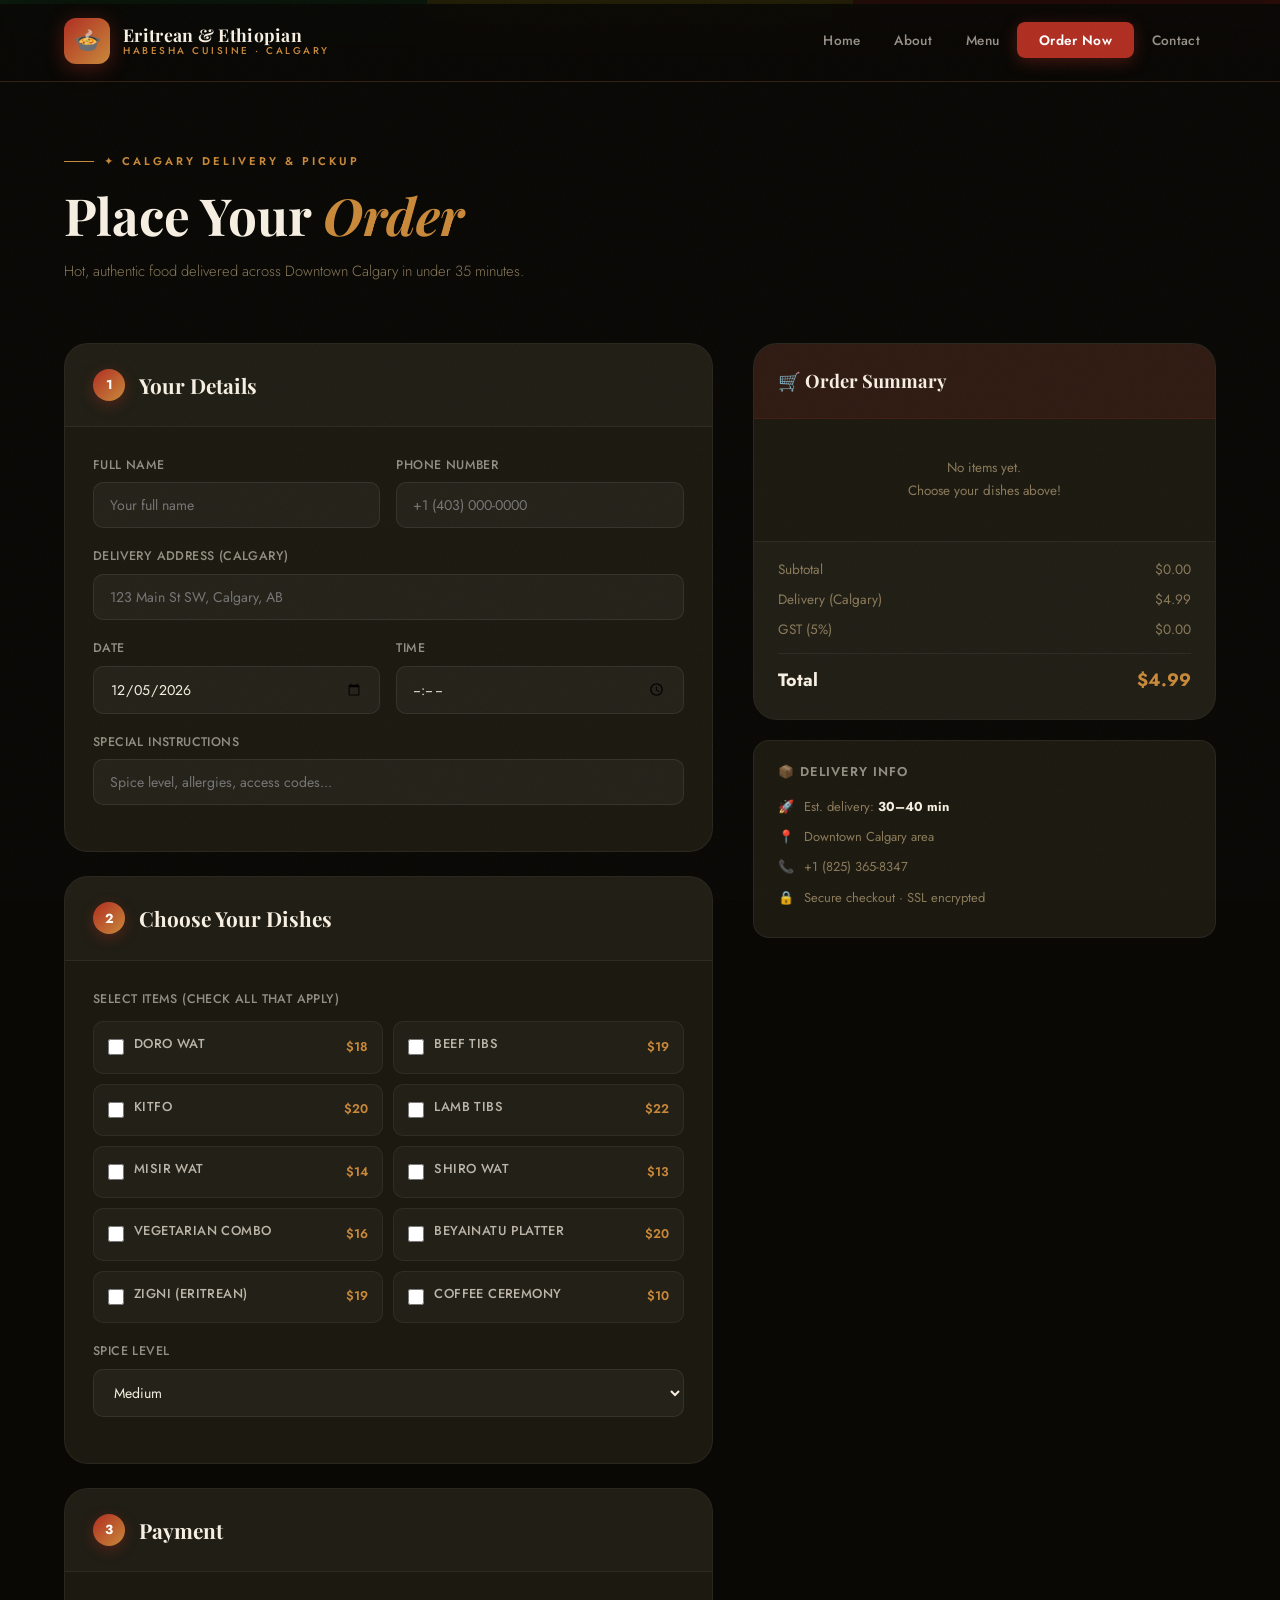
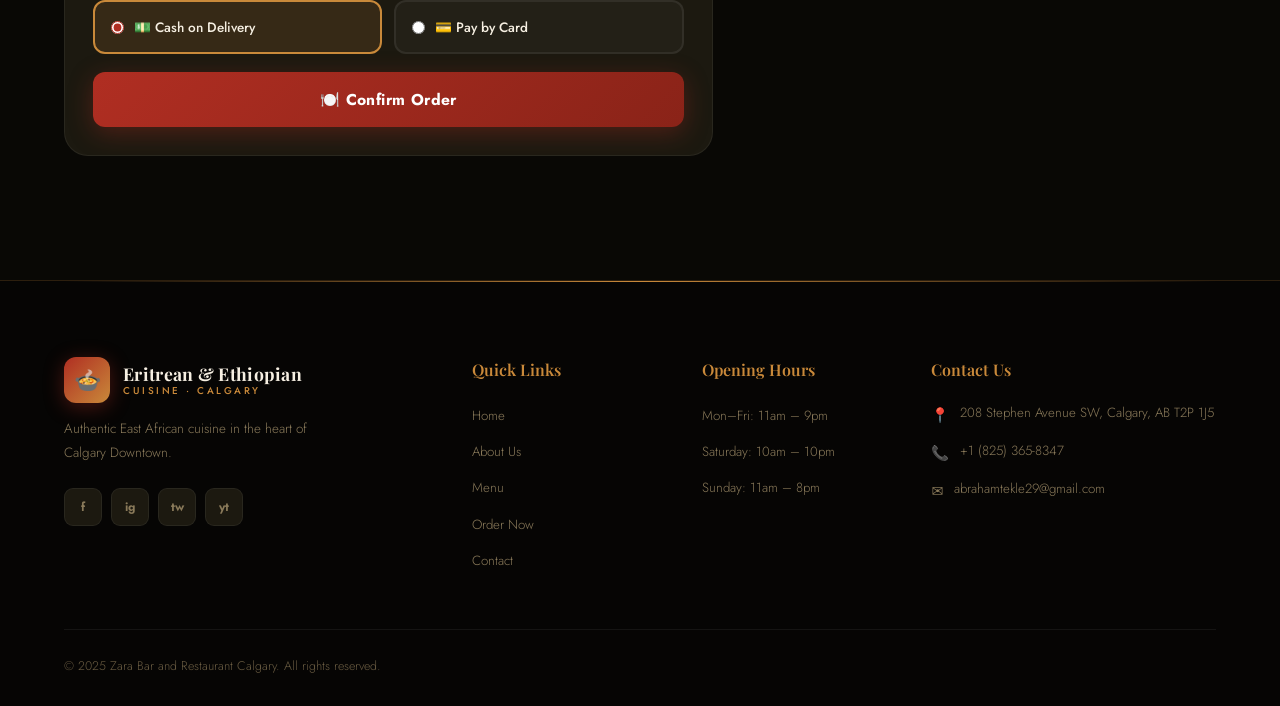
<file: order.html>
<!DOCTYPE html>
<html lang="en">
<head>
<link rel="stylesheet" href="css/style.css">


<meta charset="UTF-8">
<meta name="viewport" content="width=device-width, initial-scale=1.0">
<title>Order Now — Zara Bar and Restaurant Calgary</title>

</head>
<body>
<nav class="nav" id="nav">
  <a href="index.html" class="logo"><div class="logo-mark">🍲</div><div class="logo-text"><span class="logo-main">Eritrean & Ethiopian</span><span class="logo-sub">Habesha Cuisine · Calgary</span></div></a>
  <ul class="nav-links" id="navLinks">
    <li><a href="index.html">Home</a></li><li><a href="about.html">About</a></li>
    <li><a href="menu.html">Menu</a></li><li><a href="order.html" class="nav-cta active">Order Now</a></li><li><a href="contact.html">Contact</a></li>
  </ul>
  <div class="hamburger" onclick="document.getElementById('navLinks').classList.toggle('open')"><span></span><span></span><span></span></div>
</nav>
<div class="flag-stripe"></div>

<div class="order-wrap">
  <div style="margin-bottom:46px;">
    <div class="eyebrow">✦ Calgary Delivery & Pickup</div>
    <h2 class="sh">Place Your <em>Order</em></h2>
    <p class="section-sub">Hot, authentic food delivered across Downtown Calgary in under 35 minutes.</p>
  </div>
  <div class="order-layout">
    <div>
      <div class="step-card">
        <div class="step-head"><div class="step-num">1</div><h3>Your Details</h3></div>
        <div class="step-body">
          <div class="form-row">
            <div class="form-group"><label>Full Name</label><input type="text" placeholder="Your full name"></div>
            <div class="form-group"><label>Phone Number</label><input type="tel" placeholder="+1 (403) 000-0000"></div>
          </div>
          <div class="form-group"><label>Delivery Address (Calgary)</label><input type="text" placeholder="123 Main St SW, Calgary, AB"></div>
          <div class="form-row">
            <div class="form-group"><label>Date</label><input type="date" id="ddate"></div>
            <div class="form-group"><label>Time</label><input type="time"></div>
          </div>
          <div class="form-group"><label>Special Instructions</label><input type="text" placeholder="Spice level, allergies, access codes..."></div>
        </div>
      </div>

      <div class="step-card">
        <div class="step-head"><div class="step-num">2</div><h3>Choose Your Dishes</h3></div>
        <div class="step-body">
          <div class="form-group" style="margin-bottom:0;">
            <label style="margin-bottom:12px;display:block;">Select items (check all that apply)</label>
            <div class="food-checks">
              <div class="fcheck"><input type="checkbox" id="i1" value="18" onchange="updateSum()"><label for="i1">Doro Wat</label><span class="fp">$18</span></div>
              <div class="fcheck"><input type="checkbox" id="i2" value="19" onchange="updateSum()"><label for="i2">Beef Tibs</label><span class="fp">$19</span></div>
              <div class="fcheck"><input type="checkbox" id="i3" value="20" onchange="updateSum()"><label for="i3">Kitfo</label><span class="fp">$20</span></div>
              <div class="fcheck"><input type="checkbox" id="i4" value="22" onchange="updateSum()"><label for="i4">Lamb Tibs</label><span class="fp">$22</span></div>
              <div class="fcheck"><input type="checkbox" id="i5" value="14" onchange="updateSum()"><label for="i5">Misir Wat</label><span class="fp">$14</span></div>
              <div class="fcheck"><input type="checkbox" id="i6" value="13" onchange="updateSum()"><label for="i6">Shiro Wat</label><span class="fp">$13</span></div>
              <div class="fcheck"><input type="checkbox" id="i7" value="16" onchange="updateSum()"><label for="i7">Vegetarian Combo</label><span class="fp">$16</span></div>
              <div class="fcheck"><input type="checkbox" id="i8" value="20" onchange="updateSum()"><label for="i8">Beyainatu Platter</label><span class="fp">$20</span></div>
              <div class="fcheck"><input type="checkbox" id="i9" value="19" onchange="updateSum()"><label for="i9">Zigni (Eritrean)</label><span class="fp">$19</span></div>
              <div class="fcheck"><input type="checkbox" id="i10" value="10" onchange="updateSum()"><label for="i10">Coffee Ceremony</label><span class="fp">$10</span></div>
            </div>
          </div>
          <div class="form-group" style="margin-top:18px;">
            <label>Spice Level</label>
            <select><option>Mild</option><option selected>Medium</option><option>Hot (Traditional)</option><option>Extra Hot</option></select>
          </div>
        </div>
      </div>

      <div class="step-card">
        <div class="step-head"><div class="step-num">3</div><h3>Payment</h3></div>
        <div class="step-body">
          <div class="pay-opts">
            <label class="pay-opt sel" id="codOpt"><input type="radio" name="pay" value="cod" checked onchange="toggleCard(false)"> 💵 Cash on Delivery</label>
            <label class="pay-opt" id="cardOpt"><input type="radio" name="pay" value="card" onchange="toggleCard(true)"> 💳 Pay by Card</label>
          </div>
          <div class="card-fields" id="cardFields">
            <div class="form-group"><label>Card Number</label><input type="text" placeholder="1234 5678 9012 3456" maxlength="19"></div>
            <div class="form-row">
              <div class="form-group"><label>Expiry</label><input type="text" placeholder="MM / YY" maxlength="7"></div>
              <div class="form-group"><label>CVV</label><input type="text" placeholder="•••" maxlength="3"></div>
            </div>
            <div class="form-group"><label>Name on Card</label><input type="text" placeholder="Your name"></div>
          </div>
          <button class="submit-btn" onclick="placeOrder()">🍽️ Confirm Order</button>
        </div>
      </div>
    </div>

    <div class="summary-panel">
      <div class="sum-card">
        <div class="sum-head"><h3>🛒 Order Summary</h3></div>
        <div class="sum-items" id="sumItems"><div class="sum-empty">No items yet.<br>Choose your dishes above!</div></div>
        <div class="sum-totals">
          <div class="trow"><span>Subtotal</span><span id="subtotal">$0.00</span></div>
          <div class="trow"><span>Delivery (Calgary)</span><span>$4.99</span></div>
          <div class="trow"><span>GST (5%)</span><span id="tax">$0.00</span></div>
          <div class="trow grand"><span>Total</span><span id="grand">$4.99</span></div>
        </div>
      </div>
      <div class="info-card">
        <h4>📦 Delivery Info</h4>
        <div class="irow">🚀 <span>Est. delivery: <strong style="color:var(--cream)">30–40 min</strong></span></div>
        <div class="irow">📍 <span>Downtown Calgary area</span></div>
        <div class="irow">📞 <span><a href="tel:+18253658347" style="color:var(--muted)">+1 (825) 365-8347</a></span></div>
        <div class="irow">🔒 <span>Secure checkout · SSL encrypted</span></div>
      </div>
    </div>
  </div>
</div>

<div class="modal-overlay" id="modal">
  <div class="modal">
    <div class="modal-ic">🎉</div>
    <h2>Order Confirmed!</h2>
    <p>Your food is being prepared! We'll call you at your number with an ETA. Injera is being rolled fresh right now.</p>
    <button class="modal-close" onclick="document.getElementById('modal').classList.remove('show');window.location.href='index.html';">Back to Home</button>
  </div>
</div>

<footer>
  <div class="footer-grid">
    <div class="footer-brand"><a href="index.html" class="logo"><div class="logo-mark">🍲</div><div class="logo-text"><span class="logo-main">Eritrean & Ethiopian</span><span class="logo-sub">Cuisine · Calgary</span></div></a><p>Authentic East African cuisine in the heart of Calgary Downtown.</p><div class="socials"><a href="#">f</a><a href="#">ig</a><a href="#">tw</a><a href="#">yt</a></div></div>
    <div class="footer-col"><h4>Quick Links</h4><ul><li><a href="index.html">Home</a></li><li><a href="about.html">About Us</a></li><li><a href="menu.html">Menu</a></li><li><a href="order.html">Order Now</a></li><li><a href="contact.html">Contact</a></li></ul></div>
    <div class="footer-col"><h4>Opening Hours</h4><ul><li><a href="#">Mon–Fri: 11am – 9pm</a></li><li><a href="#">Saturday: 10am – 10pm</a></li><li><a href="#">Sunday: 11am – 8pm</a></li></ul></div>
    <div class="footer-col"><h4>Contact Us</h4><div class="fci"><span class="ico">📍</span><span>208 Stephen Avenue SW, Calgary, AB T2P 1J5</span></div><div class="fci"><span class="ico">📞</span><span><a href="tel:+18253658347">+1 (825) 365-8347</a></span></div><div class="fci"><span class="ico">✉️</span><span><a href="mailto:abrahamtekle29@gmail.com">abrahamtekle29@gmail.com</a></span></div></div>
  </div>
  <div class="footer-bottom"><span>© 2025 Zara Bar and Restaurant Calgary. All rights reserved.</span></div>
</footer>

<script>
const nav=document.getElementById('nav');window.addEventListener('scroll',()=>nav.classList.toggle('scrolled',scrollY>50));
const items={i1:{n:'Doro Wat',p:18},i2:{n:'Beef Tibs',p:19},i3:{n:'Kitfo',p:20},i4:{n:'Lamb Tibs',p:22},i5:{n:'Misir Wat',p:14},i6:{n:'Shiro Wat',p:13},i7:{n:'Vegetarian Combo',p:16},i8:{n:'Beyainatu Platter',p:20},i9:{n:'Zigni',p:19},i10:{n:'Coffee Ceremony',p:10}};
function updateSum(){
  let html='',sub=0;
  Object.entries(items).forEach(([id,item])=>{const cb=document.getElementById(id);if(cb&&cb.checked){sub+=item.p;html+=`<div class="sum-item"><span class="sname">${item.n}</span><span class="sprice">$${item.p}</span></div>`;}});
  document.getElementById('sumItems').innerHTML=html||'<div class="sum-empty">No items selected yet.</div>';
  const t=sub*.05,g=sub+4.99+t;
  document.getElementById('subtotal').textContent='$'+sub.toFixed(2);
  document.getElementById('tax').textContent='$'+t.toFixed(2);
  document.getElementById('grand').textContent='$'+g.toFixed(2);
}
function toggleCard(show){document.getElementById('cardFields').classList.toggle('show',show);document.getElementById('codOpt').classList.toggle('sel',!show);document.getElementById('cardOpt').classList.toggle('sel',show);}
function placeOrder(){document.getElementById('modal').classList.add('show');}
document.getElementById('ddate').value=new Date().toISOString().split('T')[0];
</script>
</body>
</html>
</file>
<file: css/style.css>
/* ============================================================
   Eritrean & Ethiopian Cuisine — Calgary
   style.css  |  All pages
   ============================================================ */

@import url('https://fonts.googleapis.com/css2?family=Playfair+Display:ital,wght@0,400;0,600;0,700;0,900;1,400;1,700&family=Jost:wght@300;400;500;600&display=swap');

/* ── VARIABLES ── */
:root {
  --bg:        #090805;
  --bg2:       #0f0d08;
  --bg3:       #161310;
  --card:      #1c1910;
  --card2:     #221f14;
  --gold:      #c9893a;
  --gold-lt:   #e8b86a;
  --gold-dim:  rgba(201,137,58,.15);
  --red:       #b02e22;
  --red-dk:    #8a2318;
  --red-dim:   rgba(176,46,34,.15);
  --green:     #2a5424;
  --cream:     #f6efe2;
  --cream2:    #e8dcc8;
  --muted:     #8a7a5a;
  --muted2:    #6a5c42;
  --border:    rgba(201,137,58,.2);
  --border2:   rgba(255,255,255,.06);
  --border3:   rgba(255,255,255,.03);
  --font-d:    'Playfair Display', Georgia, serif;
  --font-b:    'Jost', system-ui, sans-serif;
  --r:         16px;
  --r2:        24px;
  --shadow:    0 32px 80px rgba(0,0,0,.6);
  --shadow2:   0 8px 32px rgba(0,0,0,.4);
}

/* ── RESET ── */
*, *::before, *::after { margin: 0; padding: 0; box-sizing: border-box; }
html  { scroll-behavior: smooth; }
body  {
  font-family: var(--font-b);
  background: var(--bg);
  color: var(--cream);
  line-height: 1.65;
  overflow-x: hidden;
}
img    { display: block; max-width: 100%; }
a      { text-decoration: none; color: inherit; }
button { font-family: var(--font-b); cursor: pointer; }

::-webkit-scrollbar        { width: 5px; }
::-webkit-scrollbar-track  { background: var(--bg); }
::-webkit-scrollbar-thumb  { background: var(--gold); border-radius: 3px; }

/* ── NOISE GRAIN OVERLAY ── */
body::before {
  content: '';
  position: fixed;
  inset: 0;
  z-index: 9999;
  pointer-events: none;
  opacity: .025;
  background-image: url("data:image/svg+xml,%3Csvg viewBox='0 0 256 256' xmlns='http://www.w3.org/2000/svg'%3E%3Cfilter id='n'%3E%3CfeTurbulence type='fractalNoise' baseFrequency='0.85' numOctaves='4' stitchTiles='stitch'/%3E%3C/filter%3E%3Crect width='100%25' height='100%25' filter='url(%23n)'/%3E%3C/svg%3E");
  background-size: 200px;
}

/* ── NAVBAR ── */
.nav {
  position: fixed; top: 0; left: 0; right: 0; z-index: 900;
  display: flex; align-items: center; justify-content: space-between;
  padding: 0 5%; height: 82px;
  background: rgba(9,8,5,.82);
  backdrop-filter: blur(28px);
  border-bottom: 1px solid var(--border);
  transition: height .35s, background .35s;
}
.nav.scrolled { height: 66px; background: rgba(9,8,5,.97); }

.logo        { display: flex; align-items: center; gap: 13px; }
.logo-mark   {
  width: 46px; height: 46px; border-radius: 12px; flex-shrink: 0;
  background: linear-gradient(135deg, var(--red), var(--gold));
  display: flex; align-items: center; justify-content: center;
  font-size: 22px;
  box-shadow: 0 4px 20px rgba(176,46,34,.4);
}
.logo-text   { display: flex; flex-direction: column; line-height: 1.15; }
.logo-main   { font-family: var(--font-d); font-size: 1.1rem; font-weight: 700; color: var(--cream); letter-spacing: .3px; }
.logo-sub    { font-size: .62rem; color: var(--gold); letter-spacing: 2.5px; text-transform: uppercase; font-weight: 500; }

.nav-links   { display: flex; align-items: center; gap: 2px; list-style: none; }
.nav-links a {
  font-size: .85rem; font-weight: 500; letter-spacing: .3px;
  color: rgba(246,239,226,.6); padding: 8px 16px; border-radius: 8px;
  transition: color .2s, background .2s;
}
.nav-links a:hover,
.nav-links a.active { color: var(--cream); background: rgba(255,255,255,.07); }
.nav-cta            { background: var(--red) !important; color: #fff !important; padding: 8px 22px !important; font-weight: 600 !important; border-radius: 8px; box-shadow: 0 4px 16px rgba(176,46,34,.35); }
.nav-cta:hover      { background: var(--red-dk) !important; transform: translateY(-1px); box-shadow: 0 6px 20px rgba(176,46,34,.5) !important; }

.hamburger      { display: none; flex-direction: column; gap: 5px; }
.hamburger span { width: 22px; height: 2px; background: var(--cream); border-radius: 2px; transition: .3s; }

/* ── FLAG STRIPE ── */
.flag-stripe { height: 4px; background: linear-gradient(to right, #078930 33.33%, #FCDD09 33.33% 66.66%, #EF2118 66.66%); }

/* ── SHARED SECTION ── */
section { padding: 110px 5%; }

.eyebrow        { display: inline-flex; align-items: center; gap: 10px; font-size: .7rem; font-weight: 600; letter-spacing: 3px; text-transform: uppercase; color: var(--gold); margin-bottom: 16px; }
.eyebrow::before{ content: ''; width: 30px; height: 1px; background: var(--gold); }

h2.sh    { font-family: var(--font-d); font-size: clamp(2.2rem, 4vw, 3.2rem); font-weight: 700; line-height: 1.12; margin-bottom: 14px; }
h2.sh em { font-style: italic; color: var(--gold); }
.section-sub { font-size: .92rem; color: var(--muted); max-width: 500px; font-weight: 300; margin-bottom: 58px; line-height: 1.8; }

/* ── BUTTONS ── */
.btn         { display: inline-flex; align-items: center; gap: 10px; padding: 14px 32px; border-radius: 10px; font-size: .9rem; font-weight: 600; letter-spacing: .3px; transition: all .28s; border: none; }
.btn-red     { background: var(--red); color: #fff; box-shadow: 0 6px 24px rgba(176,46,34,.35); }
.btn-red:hover   { background: var(--red-dk); transform: translateY(-3px); box-shadow: 0 12px 32px rgba(176,46,34,.5); }
.btn-gold    { background: linear-gradient(135deg, var(--gold), var(--gold-lt)); color: var(--bg); font-weight: 700; box-shadow: 0 6px 24px rgba(201,137,58,.3); }
.btn-gold:hover  { transform: translateY(-3px); box-shadow: 0 12px 32px rgba(201,137,58,.45); }
.btn-outline { background: transparent; color: var(--cream); border: 1.5px solid rgba(246,239,226,.22); }
.btn-outline:hover { border-color: var(--gold); color: var(--gold); transform: translateY(-2px); }

/* ── PAGE HERO ── */
.page-hero {
  padding: 180px 5% 90px; text-align: center;
  position: relative; overflow: hidden;
  background: linear-gradient(to bottom, var(--bg2), var(--bg));
}
.page-hero::before {
  content: ''; position: absolute; inset: 0;
  background: radial-gradient(ellipse at 50% -10%, rgba(176,46,34,.18) 0%, transparent 60%);
}
.page-hero::after {
  content: ''; position: absolute;
  bottom: 0; left: 50%; transform: translateX(-50%);
  width: 200px; height: 1px;
  background: linear-gradient(to right, transparent, var(--gold), transparent);
}
.page-hero .eyebrow { justify-content: center; }
.page-hero h1        { font-family: var(--font-d); font-size: clamp(2.8rem, 5.5vw, 4.5rem); font-weight: 900; position: relative; line-height: 1.05; }
.page-hero h1 em     { font-style: italic; color: var(--gold); }
.page-hero p         { color: var(--muted); font-size: .95rem; max-width: 520px; margin: 18px auto 0; line-height: 1.8; }

/* ── HERO (home) ── */
.hero     { min-height: 100vh; position: relative; display: flex; align-items: center; overflow: hidden; }
.hero-bg  {
  position: absolute; inset: 0; z-index: 0;
  background:
    linear-gradient(110deg, rgba(9,8,5,.97) 0%, rgba(9,8,5,.6) 50%, rgba(9,8,5,.88) 100%),
    url('images/hero-bg.jpg') center/cover no-repeat;
}
.hero-glow {
  position: absolute; inset: 0; z-index: 1;
  background:
    radial-gradient(ellipse at 8% 65%,  rgba(176,46,34,.22)  0%, transparent 48%),
    radial-gradient(ellipse at 88% 12%, rgba(201,137,58,.14)  0%, transparent 42%),
    radial-gradient(ellipse at 50% 100%, rgba(9,8,5,.8) 0%, transparent 50%);
}
.hero-content { position: relative; z-index: 2; padding: 150px 5% 80px; max-width: 760px; }

.hero-tag {
  display: inline-flex; align-items: center; gap: 8px;
  background: rgba(201,137,58,.12); border: 1px solid rgba(201,137,58,.3);
  border-radius: 50px; padding: 7px 18px;
  font-size: .72rem; font-weight: 600; letter-spacing: 2px; text-transform: uppercase; color: var(--gold);
  margin-bottom: 28px;
  animation: fadeUp .7s ease both;
}

.hero h1        { font-family: var(--font-d); font-size: clamp(3.2rem, 7vw, 6.5rem); font-weight: 900; line-height: 1.0; margin-bottom: 8px; animation: fadeUp .7s .1s ease both; }
.hero h1 em     { font-style: italic; color: var(--gold); display: block; }
.hero h1 span   { color: rgba(246,239,226,.55); font-size: clamp(1.6rem, 3vw, 2.8rem); font-weight: 400; display: block; margin-top: 8px; font-style: normal; }
.hero-sub       { font-size: 1.05rem; color: rgba(246,239,226,.62); max-width: 520px; margin: 22px 0 44px; font-weight: 300; line-height: 1.85; animation: fadeUp .7s .2s ease both; }
.hero-btns      { display: flex; gap: 14px; flex-wrap: wrap; animation: fadeUp .7s .3s ease both; }

.hero-stats {
  position: absolute; right: 5%; bottom: 10%; z-index: 2;
  display: flex; flex-direction: column; gap: 6px;
  animation: fadeLeft .9s .4s ease both;
}
.hero-stats-inner {
  background: rgba(22,19,16,.85); border: 1px solid var(--border);
  border-radius: var(--r2); padding: 28px 30px;
  backdrop-filter: blur(20px);
  display: flex; gap: 40px;
}
.stat .num  { font-family: var(--font-d); font-size: 2.6rem; font-weight: 700; color: var(--gold); display: block; line-height: 1; }
.stat .lbl  { font-size: .68rem; color: rgba(246,239,226,.4); text-transform: uppercase; letter-spacing: 1.5px; margin-top: 5px; }

.hero-scroll {
  position: absolute; bottom: 36px; left: 5%; z-index: 2;
  display: flex; align-items: center; gap: 12px;
  color: rgba(246,239,226,.3); font-size: .72rem; letter-spacing: 1.5px; text-transform: uppercase;
  animation: fadeUp 1s .6s ease both;
}
.scroll-line {
  width: 40px; height: 1px; background: rgba(246,239,226,.25);
  animation: scrollPulse 2s ease infinite;
}
@keyframes scrollPulse { 0%,100%{width:40px;opacity:.25} 50%{width:65px;opacity:.7} }

.hero-fade { position: absolute; bottom: 0; left: 0; right: 0; height: 120px; background: linear-gradient(to top, var(--bg2), transparent); z-index: 3; }

/* ── FEATURED DISHES ── */
.dishes-grid  { display: grid; grid-template-columns: repeat(auto-fill, minmax(300px,1fr)); gap: 24px; }
.dish-card    {
  background: var(--card); border: 1px solid var(--border2);
  border-radius: var(--r2); overflow: hidden;
  transition: transform .38s, border-color .38s, box-shadow .38s;
  cursor: pointer;
}
.dish-card:hover { transform: translateY(-10px); border-color: var(--border); box-shadow: var(--shadow); }

.dish-img       { height: 240px; overflow: hidden; position: relative; }
.dish-img img   { width: 100%; height: 100%; object-fit: cover; transition: transform .55s; }
.dish-card:hover .dish-img img { transform: scale(1.08); }
.dish-img-overlay {
  position: absolute; inset: 0;
  background: linear-gradient(to top, rgba(9,8,5,.7) 0%, transparent 50%);
}

.badge-wrap  { position: absolute; top: 14px; left: 14px; display: flex; gap: 6px; z-index: 1; }
.badge       { display: inline-block; font-size: .6rem; font-weight: 700; padding: 4px 11px; border-radius: 50px; text-transform: uppercase; letter-spacing: .8px; backdrop-filter: blur(8px); }
.bp { background: rgba(176,46,34,.85); color: #fff; }
.bn { background: rgba(42,84,36,.85); color: #fff; }
.bs { background: rgba(196,82,0,.85); color: #fff; }
.bv { background: rgba(42,84,36,.85); color: #fff; }
.bc { background: rgba(201,137,58,.85); color: var(--bg); }

.dish-body  { padding: 20px 22px; }
.dish-name  { font-family: var(--font-d); font-size: 1.25rem; font-weight: 700; margin-bottom: 7px; }
.dish-desc  { font-size: .83rem; color: var(--muted); margin-bottom: 18px; line-height: 1.6; }
.dish-foot  { display: flex; align-items: center; justify-content: space-between; }
.dish-price { font-family: var(--font-d); font-size: 1.6rem; font-weight: 700; color: var(--gold); }
.add-btn    { background: var(--red-dim); border: 1px solid rgba(176,46,34,.35); color: var(--red); padding: 8px 18px; border-radius: 8px; font-size: .8rem; font-weight: 600; transition: .25s; }
.add-btn:hover { background: var(--red); color: #fff; border-color: var(--red); transform: scale(1.04); }
.view-all   { text-align: center; margin-top: 52px; }

/* ── WHY CARDS ── */
.why-grid  { display: grid; grid-template-columns: repeat(auto-fit, minmax(230px,1fr)); gap: 22px; }
.why-card  {
  background: var(--card); border: 1px solid var(--border2);
  border-radius: var(--r2); padding: 38px 28px; text-align: center;
  transition: transform .32s, border-color .32s, box-shadow .32s;
  position: relative; overflow: hidden;
}
.why-card::before {
  content: ''; position: absolute; bottom: 0; left: 0; right: 0;
  height: 3px; background: linear-gradient(to right, var(--red), var(--gold));
  transform: scaleX(0); transition: transform .35s;
}
.why-card:hover { border-color: var(--border); transform: translateY(-6px); box-shadow: var(--shadow2); }
.why-card:hover::before { transform: scaleX(1); }
.why-icon  { width: 68px; height: 68px; background: linear-gradient(135deg, var(--red-dim), var(--gold-dim)); border: 1px solid var(--border); border-radius: 18px; display: flex; align-items: center; justify-content: center; font-size: 28px; margin: 0 auto 22px; transition: transform .32s; }
.why-card:hover .why-icon { transform: scale(1.1) rotate(5deg); }
.why-card h3 { font-family: var(--font-d); font-size: 1.15rem; margin-bottom: 10px; font-weight: 700; }
.why-card p  { font-size: .83rem; color: var(--muted); line-height: 1.7; }

/* ── TESTIMONIALS ── */
.test-grid   { display: grid; grid-template-columns: repeat(auto-fit, minmax(310px,1fr)); gap: 22px; }
.test-card   {
  background: var(--card); border: 1px solid var(--border2);
  border-radius: var(--r2); padding: 32px; position: relative;
  transition: border-color .3s, box-shadow .3s;
}
.test-card:hover { border-color: var(--border); box-shadow: var(--shadow2); }
.quote-icon  { font-family: var(--font-d); font-size: 6rem; color: var(--gold); opacity: .15; position: absolute; top: 10px; left: 22px; line-height: 1; }
.stars       { color: var(--gold); font-size: .9rem; margin-bottom: 16px; letter-spacing: 2px; }
.test-text   { font-size: .9rem; color: rgba(246,239,226,.75); line-height: 1.8; margin-bottom: 22px; font-style: italic; font-weight: 300; }
.reviewer    { display: flex; align-items: center; gap: 13px; }
.rev-av      { width: 46px; height: 46px; border-radius: 50%; background: linear-gradient(135deg, var(--red), var(--gold)); display: flex; align-items: center; justify-content: center; font-weight: 700; font-size: .88rem; flex-shrink: 0; }
.rev-name    { font-weight: 600; font-size: .9rem; }
.rev-title   { font-size: .75rem; color: var(--muted); }

/* ── MENU PAGE ── */
.filter-bar  { display: flex; gap: 10px; flex-wrap: wrap; margin-bottom: 58px; }
.ftab        { display: inline-flex; align-items: center; gap: 8px; background: var(--card); border: 1px solid var(--border2); color: var(--muted); padding: 10px 22px; border-radius: 50px; font-family: var(--font-b); font-size: .85rem; font-weight: 500; transition: all .25s; }
.ftab:hover  { border-color: var(--border); color: var(--cream); }
.ftab.active { background: var(--red); border-color: var(--red); color: #fff; box-shadow: 0 4px 16px rgba(176,46,34,.35); }

.menu-cat    { margin-bottom: 72px; }
.cat-header  { display: flex; align-items: center; gap: 16px; margin-bottom: 28px; padding-bottom: 16px; border-bottom: 1px solid var(--border2); position: relative; }
.cat-header::after { content: ''; position: absolute; bottom: -1px; left: 0; width: 60px; height: 2px; background: linear-gradient(to right, var(--red), var(--gold)); }
.cat-icon    { font-size: 2rem; }
.cat-title   { font-family: var(--font-d); font-size: 2rem; font-weight: 700; }
.cat-title span { color: var(--gold); }
.item-count  { margin-left: auto; font-size: .78rem; color: var(--muted); background: var(--border3); border: 1px solid var(--border2); padding: 5px 14px; border-radius: 50px; }

.menu-grid   { display: grid; grid-template-columns: repeat(auto-fill, minmax(290px,1fr)); gap: 20px; }
.mi          { background: var(--card); border: 1px solid var(--border2); border-radius: var(--r2); overflow: hidden; display: flex; flex-direction: column; transition: transform .32s, border-color .32s, box-shadow .32s; }
.mi:hover    { transform: translateY(-7px); border-color: var(--border); box-shadow: var(--shadow); }
.mi-img      { height: 200px; overflow: hidden; position: relative; }
.mi-img img  { width: 100%; height: 100%; object-fit: cover; transition: transform .55s; }
.mi:hover .mi-img img { transform: scale(1.08); }
.mi-img-overlay { position: absolute; inset: 0; background: linear-gradient(to top, rgba(9,8,5,.55) 0%, transparent 55%); }
.mi-body     { padding: 18px 20px; flex: 1; display: flex; flex-direction: column; }
.mi-name     { font-family: var(--font-d); font-size: 1.1rem; font-weight: 700; margin-bottom: 4px; }
.mi-amh      { font-size: .72rem; color: var(--gold); margin-bottom: 8px; letter-spacing: .5px; opacity: .85; }
.mi-desc     { font-size: .81rem; color: var(--muted); line-height: 1.6; flex: 1; margin-bottom: 16px; }
.mi-foot     { display: flex; align-items: center; justify-content: space-between; }
.mi-price    { font-family: var(--font-d); font-size: 1.45rem; font-weight: 700; color: var(--gold); }
.cart-btn    { background: var(--red-dim); border: 1px solid rgba(176,46,34,.3); color: var(--red); padding: 7px 16px; border-radius: 8px; font-size: .79rem; font-weight: 600; transition: .22s; }
.cart-btn:hover { background: var(--red); color: #fff; border-color: var(--red); }
.cart-btn.added { background: rgba(42,84,36,.3); border-color: #2a5424; color: #6abf5e; }
[data-cat].hidden { display: none; }

.cart-float       { position: fixed; bottom: 28px; right: 28px; background: var(--red); color: #fff; padding: 13px 24px; border-radius: 50px; font-size: .9rem; font-weight: 600; z-index: 999; display: none; align-items: center; gap: 10px; box-shadow: 0 8px 28px rgba(176,46,34,.5); transition: all .3s; text-decoration: none; }
.cart-float:hover { background: var(--red-dk); transform: translateY(-3px) scale(1.03); }
.cart-float.show  { display: flex; }
.cart-count       { background: #fff; color: var(--red); width: 22px; height: 22px; border-radius: 50%; display: flex; align-items: center; justify-content: center; font-size: .73rem; font-weight: 800; }

/* ── ABOUT PAGE ── */
.story-layout   { display: grid; grid-template-columns: 1fr 1fr; gap: 90px; align-items: center; }
.story-img-wrap { position: relative; }
.story-img-main { width: 100%; height: 520px; object-fit: cover; border-radius: var(--r2); }
.story-img-accent {
  position: absolute; bottom: -24px; right: -24px;
  width: 200px; height: 200px; border-radius: var(--r2);
  object-fit: cover; border: 4px solid var(--bg);
  box-shadow: var(--shadow2);
}
.story-badge {
  position: absolute; top: 28px; left: -20px;
  background: linear-gradient(135deg, var(--red), var(--gold));
  border-radius: 14px; padding: 18px 22px; text-align: center;
  box-shadow: 0 12px 36px rgba(176,46,34,.45);
}
.story-badge .num { font-family: var(--font-d); font-size: 2.2rem; font-weight: 700; color: #fff; display: block; line-height: 1; }
.story-badge .lbl { font-size: .65rem; color: rgba(255,255,255,.8); text-transform: uppercase; letter-spacing: 1.5px; }
.story-text p    { color: var(--muted); line-height: 1.9; margin-bottom: 18px; font-size: .93rem; font-weight: 300; }
.story-text p:first-of-type { color: rgba(246,239,226,.85); font-weight: 400; }

.values-grid { display: grid; grid-template-columns: 1fr 1fr; gap: 22px; }
.val-card    { background: var(--card); border: 1px solid var(--border2); border-radius: var(--r2); padding: 40px; position: relative; overflow: hidden; transition: border-color .3s, box-shadow .3s; }
.val-card::before { content: ''; position: absolute; top: 0; left: 0; width: 3px; height: 100%; background: linear-gradient(to bottom, var(--red), var(--gold)); }
.val-card::after  { content: ''; position: absolute; top: -60px; right: -60px; width: 160px; height: 160px; border-radius: 50%; background: radial-gradient(circle, rgba(201,137,58,.06) 0%, transparent 70%); }
.val-card:hover   { border-color: var(--border); box-shadow: var(--shadow2); }
.val-card h3      { font-family: var(--font-d); font-size: 1.6rem; margin-bottom: 14px; font-weight: 700; }
.val-card h3 em   { font-style: italic; color: var(--gold); }
.val-card p       { color: var(--muted); line-height: 1.85; font-size: .9rem; font-weight: 300; }

.team-grid   { display: grid; grid-template-columns: repeat(auto-fill, minmax(245px,1fr)); gap: 24px; }
.team-card   { background: var(--card); border: 1px solid var(--border2); border-radius: var(--r2); overflow: hidden; transition: transform .38s, border-color .38s, box-shadow .38s; text-align: center; }
.team-card:hover { transform: translateY(-10px); border-color: var(--border); box-shadow: var(--shadow); }
.team-img    { height: 290px; overflow: hidden; position: relative; }
.team-img img{ width: 100%; height: 100%; object-fit: cover; transition: transform .55s; }
.team-card:hover .team-img img { transform: scale(1.07); }
.team-img-overlay { position: absolute; inset: 0; background: linear-gradient(to top, rgba(9,8,5,.65) 0%, transparent 50%); }
.team-body   { padding: 24px 20px; }
.team-name   { font-family: var(--font-d); font-size: 1.25rem; font-weight: 700; margin-bottom: 4px; }
.team-role   { color: var(--gold); font-size: .7rem; text-transform: uppercase; letter-spacing: 2px; margin-bottom: 12px; font-weight: 500; }
.team-bio    { font-size: .81rem; color: var(--muted); line-height: 1.65; font-weight: 300; }

.gallery-grid { display: grid; grid-template-columns: 2fr 1fr 1fr; grid-template-rows: 260px 260px; gap: 16px; }
.gal-item     { border-radius: var(--r); overflow: hidden; position: relative; }
.gal-item:first-child { grid-row: 1/3; }
.gal-item img { width: 100%; height: 100%; object-fit: cover; transition: transform .55s; }
.gal-item:hover img { transform: scale(1.07); }
.gal-overlay  { position: absolute; inset: 0; background: rgba(9,8,5,.25); transition: opacity .35s; }
.gal-item:hover .gal-overlay { opacity: 0; }

/* ── ORDER PAGE ── */
.order-wrap   { padding: 140px 5% 100px; background: var(--bg); }
.order-layout { display: grid; grid-template-columns: 1.4fr 1fr; gap: 40px; align-items: start; }

.step-card    { background: var(--card); border: 1px solid var(--border2); border-radius: var(--r2); overflow: hidden; margin-bottom: 24px; transition: border-color .3s; }
.step-card:hover { border-color: var(--border); }
.step-head    { padding: 24px 28px; border-bottom: 1px solid var(--border2); display: flex; align-items: center; gap: 14px; background: rgba(255,255,255,.02); }
.step-num     { width: 32px; height: 32px; background: linear-gradient(135deg, var(--red), var(--gold)); border-radius: 50%; display: flex; align-items: center; justify-content: center; font-size: .82rem; font-weight: 700; color: #fff; flex-shrink: 0; box-shadow: 0 4px 14px rgba(176,46,34,.35); }
.step-head h3 { font-family: var(--font-d); font-size: 1.3rem; font-weight: 700; }
.step-body    { padding: 28px; }

.form-group         { margin-bottom: 18px; }
.form-group label   { display: block; font-size: .78rem; font-weight: 500; color: rgba(246,239,226,.55); margin-bottom: 7px; letter-spacing: .4px; text-transform: uppercase; }
.form-group input,
.form-group select,
.form-group textarea {
  width: 100%; background: rgba(255,255,255,.04); border: 1px solid rgba(255,255,255,.08);
  border-radius: 10px; padding: 12px 16px; color: var(--cream);
  font-family: var(--font-b); font-size: .88rem; outline: none;
  transition: border-color .25s, background .25s, box-shadow .25s;
}
.form-group input:focus,
.form-group select:focus,
.form-group textarea:focus { border-color: var(--gold); background: rgba(201,137,58,.05); box-shadow: 0 0 0 3px rgba(201,137,58,.1); }
.form-group select option { background: var(--bg3); }
.form-group textarea      { height: 105px; resize: vertical; }
.form-row   { display: grid; grid-template-columns: 1fr 1fr; gap: 16px; }

.food-checks { display: grid; grid-template-columns: 1fr 1fr; gap: 10px; margin-top: 6px; }
.fcheck      { display: flex; align-items: center; gap: 10px; background: rgba(255,255,255,.03); border: 1px solid rgba(255,255,255,.06); border-radius: 10px; padding: 11px 14px; cursor: pointer; transition: .22s; }
.fcheck:hover{ border-color: var(--border); background: var(--gold-dim); }
.fcheck input[type="checkbox"] { width: 16px; height: 16px; accent-color: var(--red); cursor: pointer; flex-shrink: 0; }
.fcheck label{ font-size: .81rem; cursor: pointer; color: rgba(246,239,226,.72); flex: 1; }
.fcheck .fp  { margin-left: auto; font-size: .79rem; color: var(--gold); font-weight: 600; flex-shrink: 0; }

.pay-opts    { display: flex; gap: 12px; margin-bottom: 18px; }
.pay-opt     { flex: 1; display: flex; align-items: center; gap: 10px; background: rgba(255,255,255,.03); border: 2px solid rgba(255,255,255,.07); border-radius: 12px; padding: 14px 16px; cursor: pointer; font-size: .85rem; font-weight: 500; transition: .25s; }
.pay-opt:hover { border-color: var(--border); }
.pay-opt.sel { border-color: var(--gold); background: var(--gold-dim); }
.pay-opt input[type="radio"] { accent-color: var(--red); }
.card-fields      { display: none; }
.card-fields.show { display: block; }

.submit-btn  { width: 100%; background: linear-gradient(135deg, var(--red), var(--red-dk)); color: #fff; border: none; padding: 16px; border-radius: 12px; font-family: var(--font-b); font-size: .98rem; font-weight: 700; letter-spacing: .4px; transition: all .3s; display: flex; align-items: center; justify-content: center; gap: 10px; margin-top: 10px; box-shadow: 0 6px 24px rgba(176,46,34,.35); }
.submit-btn:hover { transform: translateY(-3px); box-shadow: 0 14px 36px rgba(176,46,34,.5); }

.summary-panel { position: sticky; top: 100px; }
.sum-card    { background: var(--card); border: 1px solid var(--border2); border-radius: var(--r2); overflow: hidden; margin-bottom: 20px; }
.sum-head    { padding: 22px 24px; background: rgba(176,46,34,.12); border-bottom: 1px solid rgba(176,46,34,.15); }
.sum-head h3 { font-family: var(--font-d); font-size: 1.15rem; font-weight: 700; }
.sum-items   { padding: 18px 24px; min-height: 120px; }
.sum-item    { display: flex; justify-content: space-between; align-items: center; padding: 10px 0; border-bottom: 1px solid rgba(255,255,255,.04); font-size: .86rem; }
.sum-item:last-child { border-bottom: none; }
.sname       { color: rgba(246,239,226,.8); }
.sprice      { color: var(--gold); font-weight: 600; }
.sum-empty   { text-align: center; color: var(--muted); font-size: .84rem; padding: 20px 0; line-height: 1.7; }
.sum-totals  { padding: 16px 24px; background: rgba(255,255,255,.02); border-top: 1px solid var(--border2); }
.trow        { display: flex; justify-content: space-between; font-size: .85rem; margin-bottom: 8px; color: var(--muted); }
.trow.grand  { font-size: 1.12rem; font-weight: 700; color: var(--cream); margin-top: 12px; padding-top: 12px; border-top: 1px solid rgba(255,255,255,.06); }
.trow.grand span:last-child { color: var(--gold); }
.info-card   { background: var(--card); border: 1px solid var(--border2); border-radius: var(--r); padding: 20px 24px; }
.info-card h4{ font-size: .8rem; font-weight: 600; margin-bottom: 13px; color: rgba(246,239,226,.55); text-transform: uppercase; letter-spacing: 1px; }
.irow        { display: flex; align-items: center; gap: 10px; font-size: .81rem; color: var(--muted); margin-bottom: 9px; }

/* ── CONTACT PAGE ── */
.contact-layout { display: grid; grid-template-columns: 1.1fr 1fr; gap: 50px; align-items: start; }
.fc      { background: var(--card); border: 1px solid var(--border2); border-radius: var(--r2); overflow: hidden; }
.fc-top  { padding: 32px; background: linear-gradient(135deg, rgba(176,46,34,.13), rgba(201,137,58,.08)); border-bottom: 1px solid var(--border2); }
.fc-top h2 { font-family: var(--font-d); font-size: 1.7rem; margin-bottom: 8px; font-weight: 700; }
.fc-top p  { color: var(--muted); font-size: .86rem; line-height: 1.7; }
.fc-body   { padding: 30px; }
.send-btn  { width: 100%; background: linear-gradient(135deg, var(--red), var(--red-dk)); color: #fff; border: none; padding: 15px; border-radius: 12px; font-family: var(--font-b); font-size: .95rem; font-weight: 700; letter-spacing: .3px; transition: all .3s; display: flex; align-items: center; justify-content: center; gap: 9px; margin-top: 6px; box-shadow: 0 6px 24px rgba(176,46,34,.3); }
.send-btn:hover { transform: translateY(-2px); box-shadow: 0 12px 32px rgba(176,46,34,.45); }
.send-btn.sent  { background: linear-gradient(135deg, #2d6a4f, #1a4731); box-shadow: none; }

.info-panel { display: flex; flex-direction: column; gap: 20px; }
.ib         { background: var(--card); border: 1px solid var(--border2); border-radius: var(--r2); padding: 28px; transition: border-color .3s, box-shadow .3s; }
.ib:hover   { border-color: var(--border); box-shadow: var(--shadow2); }
.ib h3      { font-family: var(--font-d); font-size: 1.12rem; margin-bottom: 18px; font-weight: 700; display: flex; align-items: center; gap: 10px; }
.ient       { display: flex; align-items: flex-start; gap: 14px; margin-bottom: 14px; }
.ient:last-child { margin-bottom: 0; }
.ient-ico   { width: 38px; height: 38px; background: linear-gradient(135deg, var(--red-dim), var(--gold-dim)); border: 1px solid var(--border2); border-radius: 10px; display: flex; align-items: center; justify-content: center; font-size: .92rem; flex-shrink: 0; }
.ient-txt strong { display: block; font-size: .88rem; color: rgba(246,239,226,.9); margin-bottom: 3px; font-weight: 600; }
.ient-txt span   { font-size: .81rem; color: var(--muted); line-height: 1.6; }
.ient-txt a      { color: var(--gold); transition: color .2s; }
.ient-txt a:hover{ color: var(--gold-lt); }

.hrs-grid    { display: grid; grid-template-columns: 1fr 1fr; gap: 8px; }
.hr-row      { background: rgba(255,255,255,.03); border-radius: 10px; padding: 11px 14px; font-size: .81rem; border: 1px solid transparent; transition: border-color .2s; }
.hr-row:hover{ border-color: var(--border2); }
.hr-row .day { color: var(--muted); margin-bottom: 3px; font-size: .74rem; text-transform: uppercase; letter-spacing: .5px; }
.hr-row .time{ color: rgba(246,239,226,.85); font-weight: 500; }
.hr-row.today{ border-color: rgba(201,137,58,.25); background: var(--gold-dim); }
.today-dot   { display: inline-block; background: rgba(201,137,58,.22); color: var(--gold); font-size: .62rem; padding: 2px 8px; border-radius: 50px; margin-left: 6px; font-weight: 600; letter-spacing: .5px; }

.map-card  { background: var(--card); border: 1px solid var(--border2); border-radius: var(--r2); overflow: hidden; }
.map-hdr   { padding: 16px 20px; border-bottom: 1px solid var(--border2); font-size: .82rem; font-weight: 600; color: rgba(246,239,226,.6); display: flex; align-items: center; gap: 8px; }
.map-body  { height: 220px; background: radial-gradient(circle at 50% 60%, rgba(22,19,16,1), rgba(9,8,5,1)); display: flex; flex-direction: column; align-items: center; justify-content: center; gap: 12px; position: relative; overflow: hidden; }
.map-body::before { content: ''; position: absolute; inset: 0; background-image: radial-gradient(rgba(201,137,58,.08) 1px, transparent 1px); background-size: 28px 28px; }
.map-pin   { font-size: 2.8rem; animation: bounce 2s ease infinite; position: relative; z-index: 1; }
.map-body p{ font-size: .83rem; color: var(--muted); text-align: center; line-height: 1.6; position: relative; z-index: 1; }
.map-link  { display: inline-flex; align-items: center; gap: 6px; font-size: .79rem; color: var(--gold); background: var(--gold-dim); border: 1px solid rgba(201,137,58,.25); border-radius: 50px; padding: 7px 18px; transition: .22s; position: relative; z-index: 1; font-weight: 500; }
.map-link:hover { background: rgba(201,137,58,.25); transform: translateY(-1px); }

/* ── TOAST ── */
.toast      { position: fixed; bottom: 28px; left: 50%; transform: translateX(-50%) translateY(120px); background: #2d6a4f; color: #fff; padding: 14px 28px; border-radius: 50px; font-size: .88rem; font-weight: 600; z-index: 1000; transition: transform .42s cubic-bezier(.34,1.56,.64,1); display: flex; align-items: center; gap: 10px; box-shadow: 0 8px 28px rgba(0,0,0,.4); }
.toast.show { transform: translateX(-50%) translateY(0); }

/* ── MODAL ── */
.modal-overlay      { display: none; position: fixed; inset: 0; background: rgba(0,0,0,.85); z-index: 2000; align-items: center; justify-content: center; backdrop-filter: blur(6px); }
.modal-overlay.show { display: flex; }
.modal       { background: var(--card); border: 1px solid var(--border); border-radius: var(--r2); padding: 52px 42px; text-align: center; max-width: 420px; width: 90%; animation: mIn .4s cubic-bezier(.34,1.56,.64,1); box-shadow: var(--shadow); }
.modal-ic    { font-size: 4rem; margin-bottom: 20px; }
.modal h2    { font-family: var(--font-d); font-size: 2rem; margin-bottom: 12px; font-weight: 700; }
.modal p     { color: var(--muted); font-size: .9rem; line-height: 1.75; margin-bottom: 30px; font-weight: 300; }
.modal-close { background: var(--red); color: #fff; border: none; padding: 13px 30px; border-radius: 10px; font-size: .95rem; font-weight: 700; cursor: pointer; transition: .25s; box-shadow: 0 6px 20px rgba(176,46,34,.35); }
.modal-close:hover { background: var(--red-dk); transform: translateY(-2px); }

/* ── FOOTER ── */
footer         { background: #060504; border-top: 1px solid var(--border); padding: 76px 5% 30px; position: relative; overflow: hidden; }
footer::before { content: ''; position: absolute; top: 0; left: 5%; right: 5%; height: 1px; background: linear-gradient(to right, transparent, var(--gold), transparent); }
.footer-grid   { display: grid; grid-template-columns: 2fr 1fr 1fr 1.6fr; gap: 52px; margin-bottom: 55px; }
.footer-brand p{ font-size: .84rem; color: var(--muted); margin: 14px 0 22px; line-height: 1.8; max-width: 270px; font-weight: 300; }
.socials       { display: flex; gap: 9px; }
.socials a     { width: 38px; height: 38px; background: var(--card); border: 1px solid var(--border2); border-radius: 9px; display: flex; align-items: center; justify-content: center; font-size: .76rem; color: var(--muted); font-weight: 700; transition: .25s; }
.socials a:hover { background: var(--red); border-color: var(--red); color: #fff; transform: translateY(-2px); }
.footer-col h4   { font-family: var(--font-d); font-size: 1rem; color: var(--gold); margin-bottom: 18px; font-weight: 600; }
.footer-col ul   { list-style: none; display: flex; flex-direction: column; gap: 10px; }
.footer-col ul li a { font-size: .83rem; color: var(--muted); transition: color .2s; font-weight: 300; }
.footer-col ul li a:hover { color: var(--cream); }
.fci       { display: flex; align-items: flex-start; gap: 11px; margin-bottom: 13px; }
.fci .ico  { font-size: .9rem; margin-top: 2px; flex-shrink: 0; }
.fci span  { font-size: .83rem; color: var(--muted); line-height: 1.6; font-weight: 300; }
.fci a     { color: var(--muted); transition: color .2s; }
.fci a:hover { color: var(--gold); }
.footer-bottom { border-top: 1px solid var(--border2); padding-top: 26px; display: flex; justify-content: space-between; font-size: .78rem; color: var(--muted2); flex-wrap: wrap; gap: 10px; font-weight: 300; }

/* ── ANIMATIONS ── */
@keyframes fadeUp   { from { opacity:0; transform:translateY(32px)  } to { opacity:1; transform:none } }
@keyframes fadeLeft { from { opacity:0; transform:translateX(32px)  } to { opacity:1; transform:none } }
@keyframes bounce   { 0%,100%{transform:translateY(0)} 50%{transform:translateY(-14px)} }
@keyframes mIn      { from { opacity:0; transform:scale(.88) } to { opacity:1; transform:none } }

.reveal     { opacity: 0; transform: translateY(30px); transition: opacity .65s, transform .65s; }
.reveal.in  { opacity: 1; transform: none; }

/* ── DIVIDER ── */
.gold-divider { width: 60px; height: 2px; background: linear-gradient(to right, var(--red), var(--gold)); border-radius: 2px; margin: 0 0 48px; }

/* ── RESPONSIVE ── */
@media (max-width: 1100px) {
  .hero-stats { display: none; }
}
@media (max-width: 960px) {
  .footer-grid    { grid-template-columns: 1fr 1fr; }
  .story-layout,
  .values-grid    { grid-template-columns: 1fr; gap: 50px; }
  .gallery-grid   { grid-template-columns: 1fr 1fr; grid-template-rows: auto; }
  .gal-item:first-child { grid-row: auto; }
  .order-layout,
  .contact-layout { grid-template-columns: 1fr; }
  .summary-panel  { position: static; }
  .story-img-accent { display: none; }
}
@media (max-width: 640px) {
  .nav-links { display: none; }
  .nav-links.open {
    display: flex; flex-direction: column;
    position: fixed; top: 82px; left: 0; right: 0;
    background: rgba(9,8,5,.98);
    padding: 20px 5%; gap: 4px;
    border-bottom: 1px solid var(--border);
    z-index: 899;
  }
  .hamburger    { display: flex; }
  .footer-grid  { grid-template-columns: 1fr; }
  .form-row,
  .food-checks  { grid-template-columns: 1fr; }
  .pay-opts     { flex-direction: column; }
  section       { padding: 75px 5%; }
  .hero-content { padding: 130px 5% 70px; }
}
</file>
